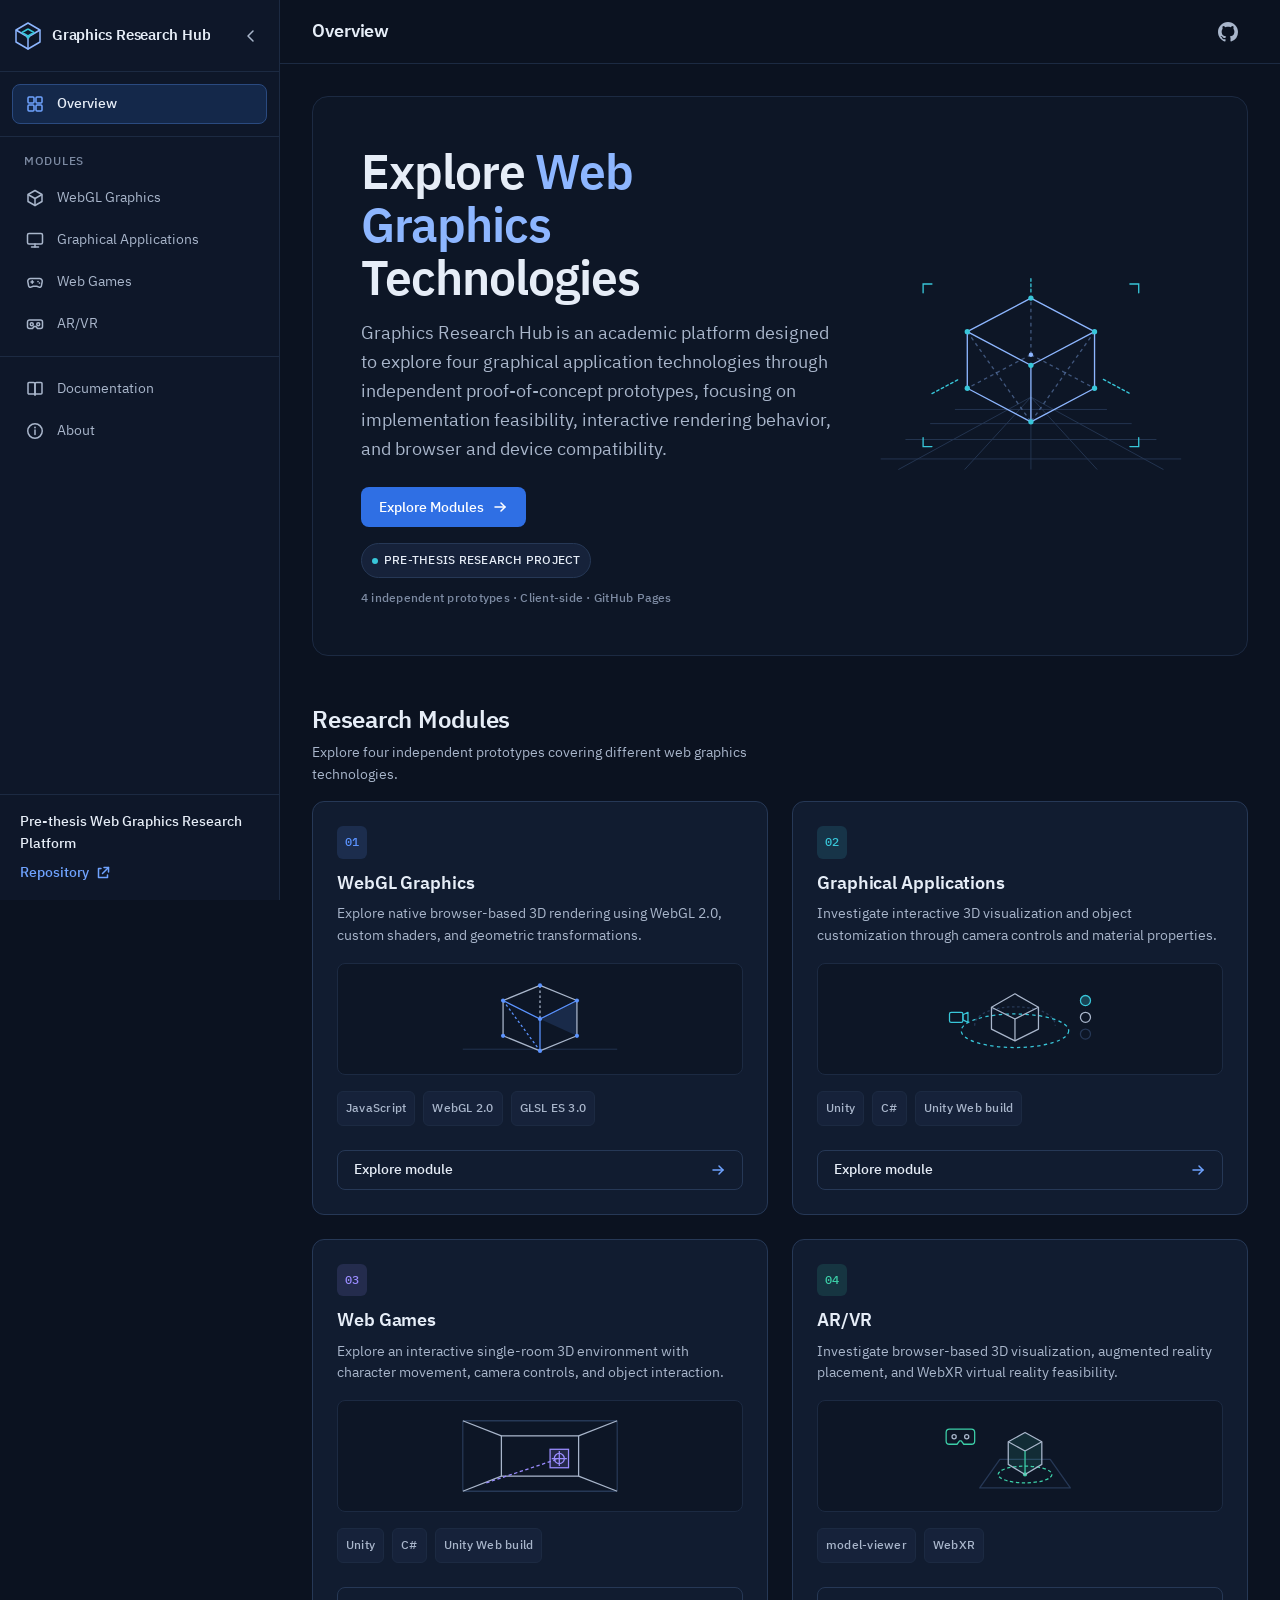
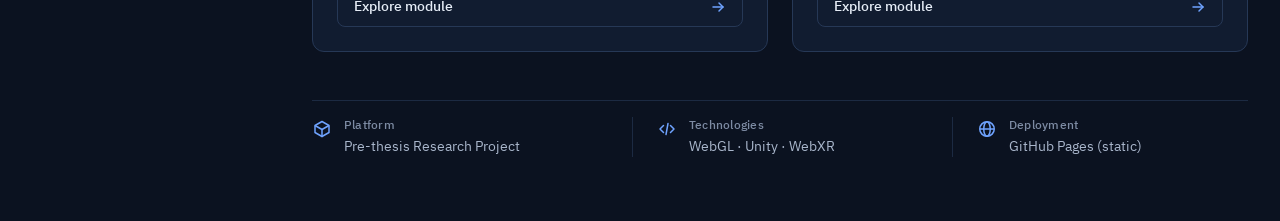
<file: index.html>
<!doctype html>
<html lang="en">
  <head>
    <meta charset="UTF-8" />
    <meta name="viewport" content="width=device-width, initial-scale=1.0" />
    <meta
      name="description"
      content="Graphics Research Hub — An Academic Platform for Exploring Web Graphics Technologies. Part of the Pre-thesis Web Graphics Research Platform."
    />
    <title>
      Graphics Research Hub — An Academic Platform for Exploring Web Graphics
      Technologies
    </title>
    <link
      rel="icon"
      type="image/svg+xml"
      href="data:image/svg+xml,%3Csvg xmlns='http://www.w3.org/2000/svg' viewBox='0 0 32 32' fill='none'%3E%3Crect width='32' height='32' rx='6' fill='%230B1220'/%3E%3Cpolygon points='16,4 27,10.5 27,21.5 16,28 5,21.5 5,10.5' stroke='%238DB6FF' stroke-width='2' stroke-linejoin='round'/%3E%3Cpolyline points='5,10.5 16,17 27,10.5' stroke='%2338C6D9' stroke-width='2' stroke-linejoin='round'/%3E%3Cline x1='16' y1='17' x2='16' y2='28' stroke='%2338C6D9' stroke-width='2' stroke-linecap='round'/%3E%3C/svg%3E"
    />
    <link rel="stylesheet" href="./css/fonts.css" />
    <link rel="stylesheet" href="./css/main.css" />
  </head>
  <body>
    <a class="skip-link" href="#main">Skip to content</a>

    <div class="app-shell">
      <!-- Off-canvas Drawer Scrim (Tablet / Mobile) -->
      <div
        class="sidebar-backdrop"
        id="sidebar-backdrop"
        hidden
        aria-hidden="true"
      ></div>

      <!-- Fixed Left Sidebar / Mobile Drawer -->
      <aside class="sidebar" id="sidebar" aria-label="Sidebar navigation">
        <div class="sidebar-header">
          <a
            href="#/"
            class="brand-link"
            aria-label="Graphics Research Hub Overview"
            title="Graphics Research Hub Overview"
          >
            <svg
              class="brand-mark"
              width="32"
              height="32"
              viewBox="0 0 32 32"
              fill="none"
              xmlns="http://www.w3.org/2000/svg"
              aria-hidden="true"
            >
              <!-- Outer isometric cube in Soft Blue -->
              <polygon
                points="16,3 28,10 28,22 16,29 4,22 4,10"
                stroke="#8DB6FF"
                stroke-width="1.5"
                stroke-linejoin="round"
              />
              <polyline
                points="4,10 16,17 28,10"
                stroke="#8DB6FF"
                stroke-width="1.5"
                stroke-linejoin="round"
              />
              <line
                x1="16"
                y1="17"
                x2="16"
                y2="29"
                stroke="#8DB6FF"
                stroke-width="1.5"
                stroke-linecap="round"
              />
              <!-- Inner coordinate axes / wireframe accents in Scan Cyan -->
              <polyline
                points="16,9 22,12.5 16,16 10,12.5 16,9"
                stroke="#38C6D9"
                stroke-width="1.5"
                stroke-linejoin="round"
              />
              <circle cx="16" cy="17" r="1.75" fill="#38C6D9" />
            </svg>
            <span class="brand-title">Graphics Research Hub</span>
          </a>

          <button
            type="button"
            class="button-icon sidebar-collapse-btn"
            id="sidebar-collapse-btn"
            aria-label="Collapse sidebar"
            aria-expanded="true"
            aria-controls="sidebar"
            title="Collapse sidebar"
          >
            <svg
              class="icon icon-collapse"
              width="20"
              height="20"
              viewBox="0 0 20 20"
              fill="none"
              xmlns="http://www.w3.org/2000/svg"
              aria-hidden="true"
            >
              <polyline
                points="12,5 7,10 12,15"
                stroke="currentColor"
                stroke-width="1.5"
                stroke-linecap="round"
                stroke-linejoin="round"
              />
            </svg>
            <svg
              class="icon icon-expand"
              width="20"
              height="20"
              viewBox="0 0 20 20"
              fill="none"
              xmlns="http://www.w3.org/2000/svg"
              aria-hidden="true"
              hidden
            >
              <polyline
                points="8,5 13,10 8,15"
                stroke="currentColor"
                stroke-width="1.5"
                stroke-linecap="round"
                stroke-linejoin="round"
              />
            </svg>
          </button>
          <button
            type="button"
            class="button-icon sidebar-close-btn"
            id="sidebar-close-btn"
            aria-label="Close navigation menu"
          >
            <svg
              class="icon"
              width="20"
              height="20"
              viewBox="0 0 20 20"
              fill="none"
              xmlns="http://www.w3.org/2000/svg"
              aria-hidden="true"
            >
              <line
                x1="5"
                y1="5"
                x2="15"
                y2="15"
                stroke="currentColor"
                stroke-width="1.5"
                stroke-linecap="round"
              />
              <line
                x1="15"
                y1="5"
                x2="5"
                y2="15"
                stroke="currentColor"
                stroke-width="1.5"
                stroke-linecap="round"
              />
            </svg>
          </button>
        </div>

        <nav class="sidebar-nav" aria-label="Primary">
          <!-- Group 1: Overview -->
          <div class="nav-group">
            <ul class="nav-list">
              <li>
                <a
                  href="#/"
                  class="nav-item is-active"
                  aria-current="page"
                  data-nav-route="#/"
                  title="Overview"
                >
                  <svg
                    class="nav-icon"
                    width="20"
                    height="20"
                    viewBox="0 0 20 20"
                    fill="none"
                    xmlns="http://www.w3.org/2000/svg"
                    aria-hidden="true"
                  >
                    <rect
                      x="3"
                      y="3"
                      width="6"
                      height="6"
                      rx="1"
                      stroke="currentColor"
                      stroke-width="1.5"
                    />
                    <rect
                      x="11"
                      y="3"
                      width="6"
                      height="6"
                      rx="1"
                      stroke="currentColor"
                      stroke-width="1.5"
                    />
                    <rect
                      x="3"
                      y="11"
                      width="6"
                      height="6"
                      rx="1"
                      stroke="currentColor"
                      stroke-width="1.5"
                    />
                    <rect
                      x="11"
                      y="11"
                      width="6"
                      height="6"
                      rx="1"
                      stroke="currentColor"
                      stroke-width="1.5"
                    />
                  </svg>
                  <span class="nav-label">Overview</span>
                </a>
              </li>
            </ul>
          </div>

          <hr class="sidebar-divider" />

          <!-- Group 2: Modules -->
          <div class="nav-group">
            <div class="nav-group-label" id="nav-group-modules">Modules</div>
            <ul class="nav-list" aria-labelledby="nav-group-modules">
              <li>
                <a
                  href="#/module1"
                  class="nav-item"
                  data-nav-route="#/module1"
                  title="WebGL Graphics"
                >
                  <svg
                    class="nav-icon"
                    width="20"
                    height="20"
                    viewBox="0 0 20 20"
                    fill="none"
                    xmlns="http://www.w3.org/2000/svg"
                    aria-hidden="true"
                  >
                    <polygon
                      points="10,2.5 17,6.5 17,13.5 10,17.5 3,13.5 3,6.5"
                      stroke="currentColor"
                      stroke-width="1.5"
                      stroke-linejoin="round"
                    />
                    <polyline
                      points="3,6.5 10,10.5 17,6.5"
                      stroke="currentColor"
                      stroke-width="1.5"
                      stroke-linejoin="round"
                    />
                    <line
                      x1="10"
                      y1="10.5"
                      x2="10"
                      y2="17.5"
                      stroke="currentColor"
                      stroke-width="1.5"
                      stroke-linecap="round"
                    />
                  </svg>
                  <span class="nav-label">WebGL Graphics</span>
                </a>
              </li>
              <li>
                <a
                  href="#/module2"
                  class="nav-item"
                  data-nav-route="#/module2"
                  title="Graphical Applications"
                >
                  <svg
                    class="nav-icon"
                    width="20"
                    height="20"
                    viewBox="0 0 20 20"
                    fill="none"
                    xmlns="http://www.w3.org/2000/svg"
                    aria-hidden="true"
                  >
                    <rect
                      x="2.5"
                      y="3.5"
                      width="15"
                      height="10.5"
                      rx="1.5"
                      stroke="currentColor"
                      stroke-width="1.5"
                    />
                    <line
                      x1="6.5"
                      y1="17"
                      x2="13.5"
                      y2="17"
                      stroke="currentColor"
                      stroke-width="1.5"
                      stroke-linecap="round"
                    />
                    <line
                      x1="10"
                      y1="14"
                      x2="10"
                      y2="17"
                      stroke="currentColor"
                      stroke-width="1.5"
                      stroke-linecap="round"
                    />
                  </svg>
                  <span class="nav-label">Graphical Applications</span>
                </a>
              </li>
              <li>
                <a
                  href="#/module3"
                  class="nav-item"
                  data-nav-route="#/module3"
                  title="Web Games"
                >
                  <svg
                    class="nav-icon"
                    width="20"
                    height="20"
                    viewBox="0 0 20 20"
                    fill="none"
                    xmlns="http://www.w3.org/2000/svg"
                    aria-hidden="true"
                  >
                    <path
                      d="M5.5 6.5H14.5C16.2 6.5 17.5 7.9 17.2 9.6L16.4 13.8C16.2 14.9 15.1 15.5 14 15.1L11.8 14.2H8.2L6 15.1C4.9 15.5 3.8 14.9 3.6 13.8L2.8 9.6C2.5 7.9 3.8 6.5 5.5 6.5Z"
                      stroke="currentColor"
                      stroke-width="1.5"
                      stroke-linejoin="round"
                    />
                    <line
                      x1="6"
                      y1="10"
                      x2="8.5"
                      y2="10"
                      stroke="currentColor"
                      stroke-width="1.5"
                      stroke-linecap="round"
                    />
                    <line
                      x1="7.25"
                      y1="8.75"
                      x2="7.25"
                      y2="11.25"
                      stroke="currentColor"
                      stroke-width="1.5"
                      stroke-linecap="round"
                    />
                    <circle cx="13" cy="9.5" r="0.85" fill="currentColor" />
                    <circle cx="14.5" cy="11" r="0.85" fill="currentColor" />
                  </svg>
                  <span class="nav-label">Web Games</span>
                </a>
              </li>
              <li>
                <a
                  href="#/module4"
                  class="nav-item"
                  data-nav-route="#/module4"
                  title="AR/VR"
                >
                  <svg
                    class="nav-icon"
                    width="20"
                    height="20"
                    viewBox="0 0 20 20"
                    fill="none"
                    xmlns="http://www.w3.org/2000/svg"
                    aria-hidden="true"
                  >
                    <path
                      d="M2.5 8C2.5 6.9 3.4 6 4.5 6H15.5C16.6 6 17.5 6.9 17.5 8V12.5C17.5 13.6 16.6 14.5 15.5 14.5H12.5L11 12.5H9L7.5 14.5H4.5C3.4 14.5 2.5 13.6 2.5 12.5V8Z"
                      stroke="currentColor"
                      stroke-width="1.5"
                      stroke-linejoin="round"
                    />
                    <circle
                      cx="6.75"
                      cy="10.25"
                      r="1.5"
                      stroke="currentColor"
                      stroke-width="1.5"
                    />
                    <circle
                      cx="13.25"
                      cy="10.25"
                      r="1.5"
                      stroke="currentColor"
                      stroke-width="1.5"
                    />
                  </svg>
                  <span class="nav-label">AR/VR</span>
                </a>
              </li>
            </ul>
          </div>

          <hr class="sidebar-divider" />

          <!-- Group 3: Documentation & About -->
          <div class="nav-group">
            <ul
              class="nav-list"
              aria-label="Platform documentation and details"
            >
              <li>
                <a
                  href="#/docs"
                  class="nav-item"
                  data-nav-route="#/docs"
                  title="Documentation"
                >
                  <svg
                    class="nav-icon"
                    width="20"
                    height="20"
                    viewBox="0 0 20 20"
                    fill="none"
                    xmlns="http://www.w3.org/2000/svg"
                    aria-hidden="true"
                  >
                    <path
                      d="M3 4.5C3 3.95 3.45 3.5 4 3.5H8.5C9.33 3.5 10 4.17 10 5V16C10 15.45 9.55 15 9 15H4C3.45 15 3 14.55 3 14V4.5Z"
                      stroke="currentColor"
                      stroke-width="1.5"
                      stroke-linejoin="round"
                    />
                    <path
                      d="M17 4.5C17 3.95 16.55 3.5 16 3.5H11.5C10.67 3.5 10 4.17 10 5V16C10 15.45 10.45 15 11 15H16C16.55 15 17 14.55 17 14V4.5Z"
                      stroke="currentColor"
                      stroke-width="1.5"
                      stroke-linejoin="round"
                    />
                  </svg>
                  <span class="nav-label">Documentation</span>
                </a>
              </li>
              <li>
                <a
                  href="#/about"
                  class="nav-item"
                  data-nav-route="#/about"
                  title="About"
                >
                  <svg
                    class="nav-icon"
                    width="20"
                    height="20"
                    viewBox="0 0 20 20"
                    fill="none"
                    xmlns="http://www.w3.org/2000/svg"
                    aria-hidden="true"
                  >
                    <circle
                      cx="10"
                      cy="10"
                      r="7.25"
                      stroke="currentColor"
                      stroke-width="1.5"
                    />
                    <line
                      x1="10"
                      y1="9"
                      x2="10"
                      y2="13.5"
                      stroke="currentColor"
                      stroke-width="1.5"
                      stroke-linecap="round"
                    />
                    <circle cx="10" cy="6.5" r="0.9" fill="currentColor" />
                  </svg>
                  <span class="nav-label">About</span>
                </a>
              </li>
            </ul>
          </div>
        </nav>

        <!-- Pinned Project Information Block -->
        <div class="sidebar-footer">
          <div class="project-info-title">
            Pre-thesis Web Graphics Research Platform
          </div>
          <a
            href="https://github.com/enemkayy/prethesis-web-graphics-research"
            class="project-repo-link"
            title="GitHub Repository"
            target="_blank"
            rel="noopener noreferrer"
          >
            <span>Repository</span>
            <svg
              class="icon-inline"
              width="16"
              height="16"
              viewBox="0 0 16 16"
              fill="none"
              xmlns="http://www.w3.org/2000/svg"
              aria-hidden="true"
            >
              <path
                d="M6 3.5H3.5V12.5H12.5V10"
                stroke="currentColor"
                stroke-width="1.5"
                stroke-linecap="round"
                stroke-linejoin="round"
              />
              <polyline
                points="9,2.5 13.5,2.5 13.5,7"
                stroke="currentColor"
                stroke-width="1.5"
                stroke-linecap="round"
                stroke-linejoin="round"
              />
              <line
                x1="13.5"
                y1="2.5"
                x2="7.5"
                y2="8.5"
                stroke="currentColor"
                stroke-width="1.5"
                stroke-linecap="round"
              />
            </svg>
          </a>
        </div>
      </aside>

      <!-- Main Column: Sticky Header + Main Content Container -->
      <div class="shell-column">
        <header class="top-header">
          <div class="header-left">
            <button
              type="button"
              class="button-icon menu-toggle-btn"
              id="menu-toggle-btn"
              aria-label="Open navigation menu"
              aria-expanded="false"
              aria-controls="sidebar"
            >
              <svg
                class="icon"
                width="20"
                height="20"
                viewBox="0 0 20 20"
                fill="none"
                xmlns="http://www.w3.org/2000/svg"
                aria-hidden="true"
              >
                <line
                  x1="3"
                  y1="5.5"
                  x2="17"
                  y2="5.5"
                  stroke="currentColor"
                  stroke-width="1.5"
                  stroke-linecap="round"
                />
                <line
                  x1="3"
                  y1="10"
                  x2="17"
                  y2="10"
                  stroke="currentColor"
                  stroke-width="1.5"
                  stroke-linecap="round"
                />
                <line
                  x1="3"
                  y1="14.5"
                  x2="17"
                  y2="14.5"
                  stroke="currentColor"
                  stroke-width="1.5"
                  stroke-linecap="round"
                />
              </svg>
            </button>

            <!-- Page Title & Breadcrumb Placeholders -->
            <nav class="header-location" aria-label="Breadcrumb">
              <span
                class="header-page-title"
                id="header-page-title"
                aria-current="page"
              >
                Overview
              </span>
              <ol class="breadcrumb-list" id="header-breadcrumb" hidden>
                <li class="breadcrumb-item">
                  <a href="#/" class="breadcrumb-link">Overview</a>
                </li>
                <li class="breadcrumb-separator" aria-hidden="true">/</li>
                <li class="breadcrumb-item">
                  <span
                    class="breadcrumb-current"
                    id="breadcrumb-current"
                    aria-current="page"
                  >
                    WebGL Graphics
                  </span>
                </li>
              </ol>
            </nav>
          </div>

          <div class="header-right">
            <a
              href="https://github.com/enemkayy/prethesis-web-graphics-research"
              class="button-icon"
              aria-label="View source on GitHub"
              target="_blank"
              rel="noopener noreferrer"
            >
              <svg
                class="icon"
                width="20"
                height="20"
                viewBox="0 0 16 16"
                fill="currentColor"
                xmlns="http://www.w3.org/2000/svg"
                aria-hidden="true"
              >
                <path
                  d="M8 0C3.58 0 0 3.58 0 8c0 3.54 2.29 6.53 5.47 7.59.4.07.55-.17.55-.38 0-.19-.01-.82-.01-1.49-2.01.37-2.53-.49-2.69-.94-.09-.23-.48-.94-.82-1.13-.28-.15-.68-.52-.01-.53.63-.01 1.08.58 1.23.82.72 1.21 1.87.87 2.33.66.07-.52.28-.87.51-1.07-1.78-.2-3.64-.89-3.64-3.95 0-.87.31-1.59.82-2.15-.08-.2-.36-1.02.08-2.12 0 0 .67-.21 2.2.82.64-.18 1.32-.27 2-.27s1.36.09 2 .27c1.53-1.04 2.2-.82 2.2-.82.44 1.1.16 1.92.08 2.12.51.56.82 1.27.82 2.15 0 3.07-1.87 3.75-3.65 3.95.29.25.54.73.54 1.48 0 1.07-.01 1.93-.01 2.2 0 .21.15.46.55.38A8.01 8.01 0 0 0 16 8c0-4.42-3.58-8-8-8"
                />
              </svg>
            </a>
          </div>
        </header>

        <main id="main" class="main-content" tabindex="-1">
          <div class="content-container" id="portal-content">
            <!-- Overview Dashboard View -->
            <div class="overview-view" id="overview-view">
              <!-- 1. Welcome Hero Section -->
              <section class="hero-panel" aria-labelledby="hero-heading">
                <div class="hero-content">
                  <h1 class="hero-title" id="hero-heading">
                    Explore
                    <span class="hero-title-accent">Web Graphics</span>
                    Technologies
                  </h1>
                  <p class="hero-description">
                    Graphics Research Hub is an academic platform designed to
                    explore four graphical application technologies through
                    independent proof-of-concept prototypes, focusing on
                    implementation feasibility, interactive rendering behavior,
                    and browser and device compatibility.
                  </p>
                  <div class="hero-actions">
                    <a href="#modules" class="button-primary">
                      <span>Explore Modules</span>
                      <svg
                        class="button-arrow"
                        width="16"
                        height="16"
                        viewBox="0 0 16 16"
                        fill="none"
                        xmlns="http://www.w3.org/2000/svg"
                        aria-hidden="true"
                      >
                        <line
                          x1="3"
                          y1="8"
                          x2="13"
                          y2="8"
                          stroke="currentColor"
                          stroke-width="1.5"
                          stroke-linecap="round"
                        />
                        <polyline
                          points="9,4 13,8 9,12"
                          stroke="currentColor"
                          stroke-width="1.5"
                          stroke-linecap="round"
                          stroke-linejoin="round"
                        />
                      </svg>
                    </a>
                  </div>
                  <div class="hero-meta">
                    <span class="status-chip">
                      <span class="status-chip-dot" aria-hidden="true"></span>
                      <span>PRE-THESIS RESEARCH PROJECT</span>
                    </span>
                    <span class="hero-meta-facts">
                      4 independent prototypes · Client-side · GitHub Pages
                    </span>
                  </div>
                </div>

                <!-- Technical Wireframe Cube & Perspective Grid Illustration -->
                <div class="hero-visual" aria-hidden="true">
                  <svg
                    class="hero-svg"
                    viewBox="0 0 380 260"
                    fill="none"
                    xmlns="http://www.w3.org/2000/svg"
                  >
                    <!-- Perspective Ground Calibration Grid -->
                    <g stroke="#263856" stroke-width="1">
                      <line x1="20" y1="224" x2="360" y2="224" />
                      <line x1="48" y1="202" x2="332" y2="202" />
                      <line x1="76" y1="184" x2="304" y2="184" />
                      <line x1="104" y1="168" x2="276" y2="168" />
                      <line x1="190" y1="154" x2="40" y2="236" />
                      <line x1="190" y1="154" x2="115" y2="236" />
                      <line x1="190" y1="154" x2="190" y2="236" />
                      <line x1="190" y1="154" x2="265" y2="236" />
                      <line x1="190" y1="154" x2="340" y2="236" />
                    </g>

                    <!-- Coordinate Projection Axes & Reticle Ticks (Scan Cyan) -->
                    <g
                      stroke="#38C6D9"
                      stroke-width="1.5"
                      stroke-linecap="round"
                    >
                      <!-- Vertical Y axis projection -->
                      <line
                        x1="190"
                        y1="20"
                        x2="190"
                        y2="38"
                        stroke-dasharray="3 3"
                      />
                      <!-- X and Z axis reference ticks -->
                      <line
                        x1="78"
                        y1="150"
                        x2="108"
                        y2="134"
                        stroke-dasharray="3 3"
                      />
                      <line
                        x1="272"
                        y1="134"
                        x2="302"
                        y2="150"
                        stroke-dasharray="3 3"
                      />
                      <!-- Calibration corner brackets -->
                      <polyline points="68,36 68,26 78,26" />
                      <polyline points="312,36 312,26 302,26" />
                      <polyline points="68,200 68,210 78,210" />
                      <polyline points="312,200 312,210 302,210" />
                    </g>

                    <!-- Hidden Back Edges of Two-Point Perspective Cube -->
                    <g
                      stroke="#8DB6FF"
                      stroke-opacity="0.4"
                      stroke-width="1.5"
                      stroke-dasharray="4 4"
                    >
                      <line x1="190" y1="106" x2="190" y2="42" />
                      <line x1="190" y1="106" x2="118" y2="144" />
                      <line x1="190" y1="106" x2="262" y2="144" />
                      <!-- Inner diagonal tessellation -->
                      <line x1="118" y1="80" x2="190" y2="182" />
                      <line x1="262" y1="80" x2="190" y2="182" />
                    </g>

                    <!-- Primary Wireframe Cube Edges (One-time draw-in animation) -->
                    <g
                      class="hero-wireframe-edges"
                      stroke="#8DB6FF"
                      stroke-width="1.5"
                      stroke-linejoin="round"
                      stroke-linecap="round"
                    >
                      <polygon
                        points="190,42 262,80 262,144 190,182 118,144 118,80"
                      />
                      <polyline points="118,80 190,118 262,80" />
                      <line x1="190" y1="118" x2="190" y2="182" />
                    </g>

                    <!-- Vertex Dots -->
                    <g fill="#38C6D9">
                      <circle cx="190" cy="42" r="3" />
                      <circle cx="262" cy="80" r="3" />
                      <circle cx="262" cy="144" r="3" />
                      <circle cx="190" cy="182" r="3" />
                      <circle cx="118" cy="144" r="3" />
                      <circle cx="118" cy="80" r="3" />
                      <circle cx="190" cy="118" r="3" />
                    </g>
                    <circle cx="190" cy="106" r="2.5" fill="#8DB6FF" />
                  </svg>
                </div>
              </section>

              <!-- 2. Four Module Cards Section -->
              <section
                class="modules-section"
                id="modules"
                aria-labelledby="modules-heading"
              >
                <div class="section-header">
                  <h2 class="section-title" id="modules-heading">
                    Research Modules
                  </h2>
                  <p class="section-subtitle">
                    Explore four independent prototypes covering different web
                    graphics technologies.
                  </p>
                </div>

                <div class="module-grid">
                  <!-- Module 01: WebGL Graphics -->
                  <article class="card-module" data-module="01">
                    <div class="card-top">
                      <span class="card-badge">01</span>
                      <h3 class="card-title">WebGL Graphics</h3>
                      <p class="card-description">
                        Explore native browser-based 3D rendering using WebGL
                        2.0, custom shaders, and geometric transformations.
                      </p>
                    </div>

                    <div class="card-visual" aria-hidden="true">
                      <svg
                        class="card-svg"
                        viewBox="0 0 240 112"
                        fill="none"
                        xmlns="http://www.w3.org/2000/svg"
                      >
                        <!-- Coordinate axes reference -->
                        <line
                          x1="28"
                          y1="92"
                          x2="212"
                          y2="92"
                          stroke="#263856"
                          stroke-width="1"
                        />
                        <!-- Shaded rasterized triangle face -->
                        <polygon
                          points="120,56 164,34 164,76"
                          fill="#5B93FF"
                          fill-opacity="0.16"
                        />
                        <!-- Triangle-mesh cube wireframe -->
                        <polygon
                          points="120,16 164,34 164,76 120,94 76,76 76,34"
                          stroke="#A9B6CB"
                          stroke-width="1.5"
                          stroke-linejoin="round"
                        />
                        <polyline
                          points="76,34 120,56 164,34"
                          stroke="#5B93FF"
                          stroke-width="1.5"
                          stroke-linejoin="round"
                        />
                        <line
                          x1="120"
                          y1="56"
                          x2="120"
                          y2="94"
                          stroke="#5B93FF"
                          stroke-width="1.5"
                          stroke-linecap="round"
                        />
                        <!-- Mesh triangulation diagonals -->
                        <line
                          x1="76"
                          y1="34"
                          x2="120"
                          y2="94"
                          stroke="#5B93FF"
                          stroke-width="1.5"
                          stroke-dasharray="3 3"
                        />
                        <line
                          x1="120"
                          y1="16"
                          x2="120"
                          y2="56"
                          stroke="#A9B6CB"
                          stroke-width="1.5"
                          stroke-dasharray="3 3"
                        />
                        <!-- Vertex points -->
                        <g fill="#5B93FF">
                          <circle cx="120" cy="16" r="2.5" />
                          <circle cx="164" cy="34" r="2.5" />
                          <circle cx="164" cy="76" r="2.5" />
                          <circle cx="120" cy="94" r="2.5" />
                          <circle cx="76" cy="76" r="2.5" />
                          <circle cx="76" cy="34" r="2.5" />
                          <circle cx="120" cy="56" r="2.5" />
                        </g>
                      </svg>
                    </div>

                    <ul
                      class="card-tags"
                      aria-label="WebGL Graphics technologies"
                    >
                      <li class="tag">JavaScript</li>
                      <li class="tag">WebGL 2.0</li>
                      <li class="tag">GLSL ES 3.0</li>
                    </ul>

                    <div class="card-action-row">
                      <a href="#/module1" class="card-action-link">
                        <span>Explore module</span>
                        <span class="sr-only"> — WebGL Graphics</span>
                        <svg
                          class="card-action-arrow"
                          width="16"
                          height="16"
                          viewBox="0 0 16 16"
                          fill="none"
                          xmlns="http://www.w3.org/2000/svg"
                          aria-hidden="true"
                        >
                          <line
                            x1="3"
                            y1="8"
                            x2="13"
                            y2="8"
                            stroke="currentColor"
                            stroke-width="1.5"
                            stroke-linecap="round"
                          />
                          <polyline
                            points="9,4 13,8 9,12"
                            stroke="currentColor"
                            stroke-width="1.5"
                            stroke-linecap="round"
                            stroke-linejoin="round"
                          />
                        </svg>
                      </a>
                    </div>
                  </article>

                  <!-- Module 02: Graphical Applications -->
                  <article class="card-module" data-module="02">
                    <div class="card-top">
                      <span class="card-badge">02</span>
                      <h3 class="card-title">Graphical Applications</h3>
                      <p class="card-description">
                        Investigate interactive 3D visualization and object
                        customization through camera controls and material
                        properties.
                      </p>
                    </div>

                    <div class="card-visual" aria-hidden="true">
                      <svg
                        class="card-svg"
                        viewBox="0 0 240 112"
                        fill="none"
                        xmlns="http://www.w3.org/2000/svg"
                      >
                        <!-- Orbit turntable ellipse (dashed) -->
                        <ellipse
                          cx="114"
                          cy="70"
                          rx="64"
                          ry="20"
                          stroke="#38C6D9"
                          stroke-width="1.5"
                          stroke-dasharray="4 4"
                        />
                        <!-- Elevation orbit arc -->
                        <path
                          d="M66 64C66 34 162 34 162 64"
                          stroke="#263856"
                          stroke-width="1.5"
                          stroke-dasharray="3 3"
                        />
                        <!-- Central 3D object on turntable -->
                        <polygon
                          points="114,26 142,42 142,68 114,82 86,68 86,42"
                          stroke="#A9B6CB"
                          stroke-width="1.5"
                          stroke-linejoin="round"
                        />
                        <polyline
                          points="86,42 114,56 142,42"
                          stroke="#A9B6CB"
                          stroke-width="1.5"
                          stroke-linejoin="round"
                        />
                        <line
                          x1="114"
                          y1="56"
                          x2="114"
                          y2="82"
                          stroke="#A9B6CB"
                          stroke-width="1.5"
                        />
                        <!-- Orbit camera glyph on left arc -->
                        <rect
                          x="36"
                          y="48"
                          width="16"
                          height="12"
                          rx="2"
                          stroke="#38C6D9"
                          stroke-width="1.5"
                        />
                        <polygon
                          points="52,51 58,48 58,60 52,57"
                          stroke="#38C6D9"
                          stroke-width="1.5"
                          stroke-linejoin="round"
                        />
                        <!-- Three PBR material swatch circles -->
                        <circle
                          cx="198"
                          cy="34"
                          r="6"
                          fill="#38C6D9"
                          fill-opacity="0.25"
                          stroke="#38C6D9"
                          stroke-width="1.5"
                        />
                        <circle
                          cx="198"
                          cy="54"
                          r="6"
                          stroke="#A9B6CB"
                          stroke-width="1.5"
                        />
                        <circle
                          cx="198"
                          cy="74"
                          r="6"
                          stroke="#263856"
                          stroke-width="1.5"
                        />
                      </svg>
                    </div>

                    <ul
                      class="card-tags"
                      aria-label="Graphical Applications technologies"
                    >
                      <li class="tag">Unity</li>
                      <li class="tag">C#</li>
                      <li class="tag">Unity Web build</li>
                    </ul>

                    <div class="card-action-row">
                      <a href="#/module2" class="card-action-link">
                        <span>Explore module</span>
                        <span class="sr-only"> — Graphical Applications</span>
                        <svg
                          class="card-action-arrow"
                          width="16"
                          height="16"
                          viewBox="0 0 16 16"
                          fill="none"
                          xmlns="http://www.w3.org/2000/svg"
                          aria-hidden="true"
                        >
                          <line
                            x1="3"
                            y1="8"
                            x2="13"
                            y2="8"
                            stroke="currentColor"
                            stroke-width="1.5"
                            stroke-linecap="round"
                          />
                          <polyline
                            points="9,4 13,8 9,12"
                            stroke="currentColor"
                            stroke-width="1.5"
                            stroke-linecap="round"
                            stroke-linejoin="round"
                          />
                        </svg>
                      </a>
                    </div>
                  </article>

                  <!-- Module 03: Web Games -->
                  <article class="card-module" data-module="03">
                    <div class="card-top">
                      <span class="card-badge">03</span>
                      <h3 class="card-title">Web Games</h3>
                      <p class="card-description">
                        Explore an interactive single-room 3D environment with
                        character movement, camera controls, and object
                        interaction.
                      </p>
                    </div>

                    <div class="card-visual" aria-hidden="true">
                      <svg
                        class="card-svg"
                        viewBox="0 0 240 112"
                        fill="none"
                        xmlns="http://www.w3.org/2000/svg"
                      >
                        <!-- One-point perspective room BoxCollider walls -->
                        <rect
                          x="28"
                          y="14"
                          width="184"
                          height="84"
                          rx="3"
                          stroke="#263856"
                          stroke-width="1.5"
                        />
                        <rect
                          x="74"
                          y="32"
                          width="92"
                          height="48"
                          stroke="#A9B6CB"
                          stroke-width="1.5"
                        />
                        <line
                          x1="28"
                          y1="14"
                          x2="74"
                          y2="32"
                          stroke="#A9B6CB"
                          stroke-width="1.5"
                        />
                        <line
                          x1="212"
                          y1="14"
                          x2="166"
                          y2="32"
                          stroke="#A9B6CB"
                          stroke-width="1.5"
                        />
                        <line
                          x1="28"
                          y1="98"
                          x2="74"
                          y2="80"
                          stroke="#A9B6CB"
                          stroke-width="1.5"
                        />
                        <line
                          x1="212"
                          y1="98"
                          x2="166"
                          y2="80"
                          stroke="#A9B6CB"
                          stroke-width="1.5"
                        />
                        <!-- Interactive target object inside room -->
                        <rect
                          x="132"
                          y="48"
                          width="22"
                          height="22"
                          fill="#9A8CFF"
                          fill-opacity="0.16"
                          stroke="#9A8CFF"
                          stroke-width="1.5"
                        />
                        <!-- Physics.Raycast() line from player origin to target -->
                        <line
                          x1="56"
                          y1="88"
                          x2="143"
                          y2="59"
                          stroke="#9A8CFF"
                          stroke-width="1.5"
                          stroke-dasharray="4 3"
                        />
                        <!-- Crosshair reticle at raycast hit point -->
                        <circle
                          cx="143"
                          cy="59"
                          r="6"
                          stroke="#9A8CFF"
                          stroke-width="1.5"
                        />
                        <line
                          x1="134"
                          y1="59"
                          x2="152"
                          y2="59"
                          stroke="#9A8CFF"
                          stroke-width="1.5"
                        />
                        <line
                          x1="143"
                          y1="50"
                          x2="143"
                          y2="68"
                          stroke="#9A8CFF"
                          stroke-width="1.5"
                        />
                      </svg>
                    </div>

                    <ul class="card-tags" aria-label="Web Games technologies">
                      <li class="tag">Unity</li>
                      <li class="tag">C#</li>
                      <li class="tag">Unity Web build</li>
                    </ul>

                    <div class="card-action-row">
                      <a href="#/module3" class="card-action-link">
                        <span>Explore module</span>
                        <span class="sr-only"> — Web Games</span>
                        <svg
                          class="card-action-arrow"
                          width="16"
                          height="16"
                          viewBox="0 0 16 16"
                          fill="none"
                          xmlns="http://www.w3.org/2000/svg"
                          aria-hidden="true"
                        >
                          <line
                            x1="3"
                            y1="8"
                            x2="13"
                            y2="8"
                            stroke="currentColor"
                            stroke-width="1.5"
                            stroke-linecap="round"
                          />
                          <polyline
                            points="9,4 13,8 9,12"
                            stroke="currentColor"
                            stroke-width="1.5"
                            stroke-linecap="round"
                            stroke-linejoin="round"
                          />
                        </svg>
                      </a>
                    </div>
                  </article>

                  <!-- Module 04: AR/VR -->
                  <article class="card-module" data-module="04">
                    <div class="card-top">
                      <span class="card-badge">04</span>
                      <h3 class="card-title">AR/VR</h3>
                      <p class="card-description">
                        Investigate browser-based 3D visualization, augmented
                        reality placement, and WebXR virtual reality
                        feasibility.
                      </p>
                    </div>

                    <div class="card-visual" aria-hidden="true">
                      <svg
                        class="card-svg"
                        viewBox="0 0 240 112"
                        fill="none"
                        xmlns="http://www.w3.org/2000/svg"
                      >
                        <!-- 1:1 Ground plane perspective quad -->
                        <polygon
                          points="96,60 156,60 180,94 72,94"
                          stroke="#263856"
                          stroke-width="1.5"
                          stroke-linejoin="round"
                        />
                        <!-- Spatial AR placement reticle on ground plane -->
                        <ellipse
                          cx="126"
                          cy="78"
                          rx="32"
                          ry="10"
                          stroke="#3CCFA8"
                          stroke-width="1.5"
                          stroke-dasharray="4 3"
                        />
                        <circle cx="126" cy="78" r="2.5" fill="#3CCFA8" />
                        <!-- 3D model standing inside placement reticle -->
                        <polygon
                          points="126,28 146,39 146,66 126,78 106,66 106,39"
                          fill="#3CCFA8"
                          fill-opacity="0.12"
                          stroke="#A9B6CB"
                          stroke-width="1.5"
                          stroke-linejoin="round"
                        />
                        <polyline
                          points="106,39 126,50 146,39"
                          stroke="#A9B6CB"
                          stroke-width="1.5"
                          stroke-linejoin="round"
                        />
                        <line
                          x1="126"
                          y1="50"
                          x2="126"
                          y2="78"
                          stroke="#3CCFA8"
                          stroke-width="1.5"
                        />
                        <!-- WebXR VR headset outline badge in upper-left -->
                        <path
                          d="M32 28C32 25.8 33.8 24 36 24H62C64.2 24 66 25.8 66 28V38C66 40.2 64.2 42 62 42H53L50 38H48L45 42H36C33.8 42 32 40.2 32 38V28Z"
                          stroke="#3CCFA8"
                          stroke-width="1.5"
                          stroke-linejoin="round"
                        />
                        <circle
                          cx="41.5"
                          cy="33"
                          r="2.5"
                          stroke="#A9B6CB"
                          stroke-width="1.5"
                        />
                        <circle
                          cx="56.5"
                          cy="33"
                          r="2.5"
                          stroke="#A9B6CB"
                          stroke-width="1.5"
                        />
                      </svg>
                    </div>

                    <ul class="card-tags" aria-label="AR/VR technologies">
                      <li class="tag">model-viewer</li>
                      <li class="tag">WebXR</li>
                    </ul>

                    <div class="card-action-row">
                      <a href="#/module4" class="card-action-link">
                        <span>Explore module</span>
                        <span class="sr-only"> — AR/VR</span>
                        <svg
                          class="card-action-arrow"
                          width="16"
                          height="16"
                          viewBox="0 0 16 16"
                          fill="none"
                          xmlns="http://www.w3.org/2000/svg"
                          aria-hidden="true"
                        >
                          <line
                            x1="3"
                            y1="8"
                            x2="13"
                            y2="8"
                            stroke="currentColor"
                            stroke-width="1.5"
                            stroke-linecap="round"
                          />
                          <polyline
                            points="9,4 13,8 9,12"
                            stroke="currentColor"
                            stroke-width="1.5"
                            stroke-linecap="round"
                            stroke-linejoin="round"
                          />
                        </svg>
                      </a>
                    </div>
                  </article>
                </div>
              </section>

              <!-- 3. Project Footer -->
              <footer class="portal-footer" aria-label="Project metadata">
                <dl class="footer-groups">
                  <div class="footer-group">
                    <svg
                      class="footer-icon"
                      width="20"
                      height="20"
                      viewBox="0 0 20 20"
                      fill="none"
                      xmlns="http://www.w3.org/2000/svg"
                      aria-hidden="true"
                    >
                      <polygon
                        points="10,2.5 17,6.5 17,13.5 10,17.5 3,13.5 3,6.5"
                        stroke="currentColor"
                        stroke-width="1.5"
                        stroke-linejoin="round"
                      />
                      <polyline
                        points="3,6.5 10,10.5 17,6.5"
                        stroke="currentColor"
                        stroke-width="1.5"
                        stroke-linejoin="round"
                      />
                      <line
                        x1="10"
                        y1="10.5"
                        x2="10"
                        y2="17.5"
                        stroke="currentColor"
                        stroke-width="1.5"
                        stroke-linecap="round"
                      />
                    </svg>
                    <div class="footer-group-text">
                      <dt class="footer-label">Platform</dt>
                      <dd class="footer-value">Pre-thesis Research Project</dd>
                    </div>
                  </div>

                  <div class="footer-group">
                    <svg
                      class="footer-icon"
                      width="20"
                      height="20"
                      viewBox="0 0 20 20"
                      fill="none"
                      xmlns="http://www.w3.org/2000/svg"
                      aria-hidden="true"
                    >
                      <polyline
                        points="6.5,6.5 3,10 6.5,13.5"
                        stroke="currentColor"
                        stroke-width="1.5"
                        stroke-linecap="round"
                        stroke-linejoin="round"
                      />
                      <polyline
                        points="13.5,6.5 17,10 13.5,13.5"
                        stroke="currentColor"
                        stroke-width="1.5"
                        stroke-linecap="round"
                        stroke-linejoin="round"
                      />
                      <line
                        x1="11"
                        y1="4.5"
                        x2="9"
                        y2="15.5"
                        stroke="currentColor"
                        stroke-width="1.5"
                        stroke-linecap="round"
                      />
                    </svg>
                    <div class="footer-group-text">
                      <dt class="footer-label">Technologies</dt>
                      <dd class="footer-value">WebGL · Unity · WebXR</dd>
                    </div>
                  </div>

                  <div class="footer-group">
                    <svg
                      class="footer-icon"
                      width="20"
                      height="20"
                      viewBox="0 0 20 20"
                      fill="none"
                      xmlns="http://www.w3.org/2000/svg"
                      aria-hidden="true"
                    >
                      <circle
                        cx="10"
                        cy="10"
                        r="7.25"
                        stroke="currentColor"
                        stroke-width="1.5"
                      />
                      <ellipse
                        cx="10"
                        cy="10"
                        rx="3.25"
                        ry="7.25"
                        stroke="currentColor"
                        stroke-width="1.5"
                      />
                      <line
                        x1="3"
                        y1="10"
                        x2="17"
                        y2="10"
                        stroke="currentColor"
                        stroke-width="1.5"
                      />
                    </svg>
                    <div class="footer-group-text">
                      <dt class="footer-label">Deployment</dt>
                      <dd class="footer-value">GitHub Pages (static)</dd>
                    </div>
                  </div>
                </dl>
              </footer>
            </div>

            <!-- Shared Module View: reused across #/module1 through #/module4 -->
            <section
              class="module-view"
              id="module-view"
              data-module="01"
              aria-labelledby="module-view-title"
              hidden
            >
              <div class="module-view-header">
                <div class="module-view-heading-group">
                  <h1 class="module-view-title" id="module-view-title">
                    WebGL Graphics
                  </h1>
                  <p
                    class="module-view-description"
                    id="module-view-description"
                  >
                    Explore native browser-based 3D rendering using WebGL 2.0,
                    custom shaders, and geometric transformations.
                  </p>
                  <div class="module-view-meta">
                    <span class="card-badge" id="module-view-badge">01</span>
                    <ul
                      class="card-tags"
                      id="module-view-tags"
                      aria-label="Module technologies"
                    ></ul>
                  </div>
                </div>

                <div class="module-view-actions">
                  <button
                    type="button"
                    class="button-secondary"
                    id="module-reload-btn"
                  >
                    <svg
                      width="16"
                      height="16"
                      viewBox="0 0 16 16"
                      fill="none"
                      xmlns="http://www.w3.org/2000/svg"
                      aria-hidden="true"
                    >
                      <path
                        d="M13.5 8C13.5 11.04 11.04 13.5 8 13.5C4.96 13.5 2.5 11.04 2.5 8C2.5 4.96 4.96 2.5 8 2.5C10.1 2.5 11.92 3.68 12.85 5.4"
                        stroke="currentColor"
                        stroke-width="1.5"
                        stroke-linecap="round"
                      />
                      <polyline
                        points="13.2,2.5 13.2,5.6 10.1,5.6"
                        stroke="currentColor"
                        stroke-width="1.5"
                        stroke-linecap="round"
                        stroke-linejoin="round"
                      />
                    </svg>
                    <span>Reload module</span>
                  </button>
                </div>
              </div>

              <div class="module-frame-shell" id="module-frame-shell">
                <!-- Loading Indicator Overlay -->
                <div
                  class="module-frame-overlay"
                  id="module-frame-loading"
                  role="status"
                  aria-live="polite"
                >
                  <svg
                    class="module-loading-spinner"
                    width="32"
                    height="32"
                    viewBox="0 0 32 32"
                    fill="none"
                    xmlns="http://www.w3.org/2000/svg"
                    aria-hidden="true"
                  >
                    <circle
                      cx="16"
                      cy="16"
                      r="12"
                      stroke="#263856"
                      stroke-width="2"
                    />
                    <path
                      d="M16 4C22.6274 4 28 9.37258 28 16"
                      stroke="#38C6D9"
                      stroke-width="2"
                      stroke-linecap="round"
                    />
                  </svg>
                  <p class="module-overlay-title" id="module-loading-label">
                    Loading module environment…
                  </p>
                  <p class="module-overlay-meta" id="module-loading-path">
                    ./modules/module1-webgl/index.html
                  </p>
                </div>

                <!-- Error State Overlay -->
                <div
                  class="module-frame-overlay module-frame-error"
                  id="module-frame-error"
                  role="alert"
                  hidden
                >
                  <svg
                    class="module-error-icon"
                    width="32"
                    height="32"
                    viewBox="0 0 32 32"
                    fill="none"
                    xmlns="http://www.w3.org/2000/svg"
                    aria-hidden="true"
                  >
                    <circle
                      cx="16"
                      cy="16"
                      r="12"
                      stroke="#F0706A"
                      stroke-width="1.5"
                    />
                    <line
                      x1="16"
                      y1="10"
                      x2="16"
                      y2="17.5"
                      stroke="#F0706A"
                      stroke-width="1.5"
                      stroke-linecap="round"
                    />
                    <circle cx="16" cy="21.5" r="1" fill="#F0706A" />
                  </svg>
                  <h2 class="module-overlay-title">Unable to load module</h2>
                  <p
                    class="module-overlay-description"
                    id="module-error-message"
                  >
                    The selected module document could not be loaded into the
                    viewport. Verify that the module file exists and try again.
                  </p>
                  <p class="module-overlay-meta" id="module-error-path">
                    ./modules/module1-webgl/index.html
                  </p>
                  <button
                    type="button"
                    class="button-secondary"
                    id="module-retry-btn"
                  >
                    <span>Retry module</span>
                  </button>
                </div>

                <!-- Single Shared Module Iframe -->
                <iframe
                  class="module-iframe"
                  id="module-iframe"
                  title="Module prototype viewport"
                  allow="
                    xr-spatial-tracking;
                    fullscreen;
                    gamepad;
                    accelerometer;
                    gyroscope;
                    magnetometer;
                  "
                  allowfullscreen
                ></iframe>
              </div>
            </section>

            <!-- Static Route View: Documentation & About routes -->
            <div class="route-view" id="route-view" hidden>
              <!-- Documentation View (Route #/docs) -->
              <article
                class="doc-view shell-stage"
                id="docs-view"
                aria-labelledby="docs-title"
                hidden
              >
                <header class="doc-header">
                  <div class="doc-header-meta">
                    <span class="status-chip">Academic Documentation</span>
                    <span class="doc-status-indicator"
                      >Portal Shell Active</span
                    >
                  </div>
                  <h1 class="shell-stage-title" id="docs-title">
                    Platform Documentation
                  </h1>
                  <p class="shell-stage-description">
                    Technical documentation for the Pre-thesis Web Graphics
                    Research Platform, outlining platform architecture,
                    independent module specifications, local development setup,
                    and research references.
                  </p>
                </header>

                <!-- 1. Project Overview -->
                <section
                  class="doc-section"
                  aria-labelledby="docs-overview-title"
                >
                  <h2 class="doc-section-title" id="docs-overview-title">
                    1. Project Overview
                  </h2>
                  <p class="doc-paragraph">
                    The
                    <strong>Pre-thesis Web Graphics Research Platform</strong>
                    (<cite>Graphics Research Hub</cite>) is an academic research
                    platform designed to investigate and demonstrate four
                    distinct web graphics technologies. The project explores
                    implementation feasibility, rendering characteristics, user
                    interaction capabilities, and cross-browser/device
                    compatibility within a shared client-side web environment.
                  </p>
                  <p class="doc-paragraph">
                    To maintain strict architectural boundaries, each graphical
                    prototype is developed and hosted as an independent document
                    loaded through a shared sandboxed viewport (<code
                      class="doc-inline-code"
                      >&lt;iframe&gt;</code
                    >). The common portal coordinates navigation, header
                    metadata, and overview summaries without intruding into
                    internal module rendering loops.
                  </p>
                </section>

                <!-- 2. Module Overview -->
                <section
                  class="doc-section"
                  aria-labelledby="docs-modules-title"
                >
                  <h2 class="doc-section-title" id="docs-modules-title">
                    2. Module Overview
                  </h2>
                  <p class="doc-paragraph">
                    The research platform encompasses four independent
                    Proof-of-Concept (PoC) modules. Each module addresses a
                    specific graphics domain and technology stack:
                  </p>

                  <div class="doc-grid">
                    <div class="doc-card" data-module-card="1">
                      <div class="doc-card-header">
                        <span class="doc-card-badge">Module 01</span>
                        <span class="doc-badge-status status-pending"
                          >Prototype Planned</span
                        >
                      </div>
                      <h3 class="doc-card-title">WebGL Graphics</h3>
                      <p class="doc-card-desc">
                        Direct GPU pipeline rendering using native WebGL 2.0 and
                        GLSL ES 3.0 shaders. Focuses on vertex buffer
                        management, transformation matrices, and shader-driven
                        lighting without external 3D libraries.
                      </p>
                      <ul
                        class="tag-list doc-card-tags"
                        aria-label="Module 1 technologies"
                      >
                        <li class="tag">JavaScript</li>
                        <li class="tag">WebGL 2.0</li>
                        <li class="tag">GLSL ES 3.0</li>
                      </ul>
                      <div class="doc-card-footer">
                        <span class="doc-meta-label">Path:</span>
                        <code class="doc-inline-code"
                          >modules/module1-webgl/</code
                        >
                      </div>
                    </div>

                    <div class="doc-card" data-module-card="2">
                      <div class="doc-card-header">
                        <span class="doc-card-badge">Module 02</span>
                        <span class="doc-badge-status status-pending"
                          >Prototype Planned</span
                        >
                      </div>
                      <h3 class="doc-card-title">Graphical Applications</h3>
                      <p class="doc-card-desc">
                        Interactive 3D object visualization and customization
                        using Unity and C# exported to WebGL/WebAssembly.
                        Investigates orbit camera manipulation, bounded zoom,
                        and physically-based rendering (PBR) materials.
                      </p>
                      <ul
                        class="tag-list doc-card-tags"
                        aria-label="Module 2 technologies"
                      >
                        <li class="tag">Unity</li>
                        <li class="tag">C#</li>
                        <li class="tag">Unity Web build</li>
                      </ul>
                      <div class="doc-card-footer">
                        <span class="doc-meta-label">Path:</span>
                        <code class="doc-inline-code"
                          >modules/module2-graphical-application/</code
                        >
                      </div>
                    </div>

                    <div class="doc-card" data-module-card="3">
                      <div class="doc-card-header">
                        <span class="doc-card-badge">Module 03</span>
                        <span class="doc-badge-status status-pending"
                          >Prototype Planned</span
                        >
                      </div>
                      <h3 class="doc-card-title">Web Games</h3>
                      <p class="doc-card-desc">
                        Browser-based interactive gaming within a focused
                        single-room interior. Features first-person WASD
                        character movement, mouse-look camera controls,
                        BoxCollider boundaries, and Physics.Raycast interaction.
                      </p>
                      <ul
                        class="tag-list doc-card-tags"
                        aria-label="Module 3 technologies"
                      >
                        <li class="tag">Unity</li>
                        <li class="tag">C#</li>
                        <li class="tag">Unity Web build</li>
                      </ul>
                      <div class="doc-card-footer">
                        <span class="doc-meta-label">Path:</span>
                        <code class="doc-inline-code"
                          >modules/module3-webgame/</code
                        >
                      </div>
                    </div>

                    <div class="doc-card" data-module-card="4">
                      <div class="doc-card-header">
                        <span class="doc-card-badge">Module 04</span>
                        <span class="doc-badge-status status-pending"
                          >Prototype Planned</span
                        >
                      </div>
                      <h3 class="doc-card-title">AR/VR</h3>
                      <p class="doc-card-desc">
                        Web-based augmented reality 3D model visualization via
                        Google &lt;model-viewer&gt; with 1:1 real-world spatial
                        placement (ARCore/ARKit) alongside an investigation into
                        WebXR Virtual Reality feasibility.
                      </p>
                      <ul
                        class="tag-list doc-card-tags"
                        aria-label="Module 4 technologies"
                      >
                        <li class="tag">model-viewer</li>
                        <li class="tag">glTF 2.0 / GLB</li>
                        <li class="tag">WebXR API</li>
                      </ul>
                      <div class="doc-card-footer">
                        <span class="doc-meta-label">Path:</span>
                        <code class="doc-inline-code"
                          >modules/module4-webar/</code
                        >
                      </div>
                    </div>
                  </div>
                </section>

                <!-- 3. Technology Stack -->
                <section class="doc-section" aria-labelledby="docs-tech-title">
                  <h2 class="doc-section-title" id="docs-tech-title">
                    3. Technology Stack
                  </h2>
                  <p class="doc-paragraph">
                    The platform enforces client-side execution with zero
                    backend infrastructure or external frontend frameworks.
                    Below is the architectural breakdown across portal layers
                    and module prototypes:
                  </p>

                  <div
                    class="doc-table-wrapper"
                    tabindex="0"
                    role="region"
                    aria-label="Technology Stack Table"
                  >
                    <table class="doc-table">
                      <thead>
                        <tr>
                          <th scope="col">Component / Layer</th>
                          <th scope="col">Technologies</th>
                          <th scope="col">Directory / Path</th>
                          <th scope="col">Current Status</th>
                        </tr>
                      </thead>
                      <tbody>
                        <tr>
                          <td><strong>Web Portal Shell</strong></td>
                          <td>HTML5, CSS3, Vanilla JavaScript (ES6+)</td>
                          <td>
                            <code class="doc-inline-code"
                              >/ (index.html, css/, js/)</code
                            >
                          </td>
                          <td>
                            <span class="doc-badge-status status-active"
                              >Implemented</span
                            >
                          </td>
                        </tr>
                        <tr>
                          <td><strong>Module 1: WebGL</strong></td>
                          <td>JavaScript, Native WebGL 2.0, GLSL ES 3.0</td>
                          <td>
                            <code class="doc-inline-code"
                              >modules/module1-webgl/</code
                            >
                          </td>
                          <td>
                            <span class="doc-badge-status status-pending"
                              >Placeholder / Planned</span
                            >
                          </td>
                        </tr>
                        <tr>
                          <td><strong>Module 2: Graphical Apps</strong></td>
                          <td>Unity, C#, WebGL/WebAssembly build</td>
                          <td>
                            <code class="doc-inline-code"
                              >modules/module2-graphical-application/</code
                            >
                          </td>
                          <td>
                            <span class="doc-badge-status status-pending"
                              >Placeholder / Planned</span
                            >
                          </td>
                        </tr>
                        <tr>
                          <td><strong>Module 3: Web Games</strong></td>
                          <td>Unity, C#, WebGL/WebAssembly build</td>
                          <td>
                            <code class="doc-inline-code"
                              >modules/module3-webgame/</code
                            >
                          </td>
                          <td>
                            <span class="doc-badge-status status-pending"
                              >Placeholder / Planned</span
                            >
                          </td>
                        </tr>
                        <tr>
                          <td><strong>Module 4: AR/VR</strong></td>
                          <td>Google &lt;model-viewer&gt;, WebXR Device API</td>
                          <td>
                            <code class="doc-inline-code"
                              >modules/module4-webar/</code
                            >
                          </td>
                          <td>
                            <span class="doc-badge-status status-pending"
                              >Placeholder / Planned</span
                            >
                          </td>
                        </tr>
                        <tr>
                          <td><strong>Deployment Target</strong></td>
                          <td>GitHub Pages (Static Web Hosting)</td>
                          <td>
                            <code class="doc-inline-code">Repository Root</code>
                          </td>
                          <td>
                            <span class="doc-badge-status status-active"
                              >Architecture Ready</span
                            >
                          </td>
                        </tr>
                      </tbody>
                    </table>
                  </div>
                </section>

                <!-- 4. Project Structure -->
                <section
                  class="doc-section"
                  aria-labelledby="docs-structure-title"
                >
                  <h2 class="doc-section-title" id="docs-structure-title">
                    4. Project Structure
                  </h2>
                  <p class="doc-paragraph">
                    The repository follows a clean, decoupled folder structure
                    that isolates the common portal from independent module
                    implementations:
                  </p>

                  <div class="doc-code-block">
                    <pre><code class="doc-code">prethesis-web-graphics-research/
├── index.html                           # Root portal shell &amp; static views
├── css/
│   ├── main.css                         # Shared visual design system &amp; components
│   └── fonts.css                        # Self-hosted IBM Plex font faces
├── js/
│   ├── router.js                        # Client-side hash router &amp; view controller
│   └── sidebar.js                       # Sidebar drawer &amp; mobile interaction logic
├── assets/
│   ├── fonts/                           # IBM Plex Sans &amp; Mono WOFF2 font files
│   └── models/                          # 3D assets for Module 4 (glTF/GLB)
├── docs/
│   ├── ARCHITECTURE.md                  # Comprehensive system architecture
│   └── specs/                           # Technical module specifications
│       ├── module1-spec.md              # WebGL Graphics specification
│       ├── module2-spec.md              # Graphical Applications specification
│       ├── module3-spec.md              # Web Games specification
│       └── module4-spec.md              # AR/VR specification
└── modules/
    ├── module1-webgl/                   # Standalone WebGL 2.0 prototype
    ├── module2-graphical-application/   # Standalone Unity WebGL application
    ├── module3-webgame/                 # Standalone Unity WebGL game
    └── module4-webar/                   # Standalone Google &lt;model-viewer&gt; AR/VR</code></pre>
                  </div>

                  <ul class="doc-list">
                    <li>
                      <strong><code>index.html</code></strong
                      >: Common portal shell containing sidebar, header,
                      Overview dashboard, shared module viewport, and static
                      views.
                    </li>
                    <li>
                      <strong><code>modules/</code></strong
                      >: Self-contained prototype directories. Each module
                      contains its own HTML, scripts, and runtime assets.
                    </li>
                    <li>
                      <strong><code>docs/</code></strong
                      >: Authoritative architecture documentation and technical
                      module specifications.
                    </li>
                    <li>
                      <strong><code>assets/</code></strong
                      >: Self-hosted typography assets and 3D assets used across
                      modules.
                    </li>
                  </ul>
                </section>

                <!-- 5. Getting Started -->
                <section
                  class="doc-section"
                  aria-labelledby="docs-getting-started-title"
                >
                  <h2 class="doc-section-title" id="docs-getting-started-title">
                    5. Getting Started
                  </h2>
                  <p class="doc-paragraph">
                    Because modern browsers enforce strict security policies
                    regarding local file access (<code class="doc-inline-code"
                      >file://</code
                    >
                    protocol) for WebGL shaders, WebAssembly binaries, iframe
                    navigation, and ES modules, the platform should be served
                    via a local static HTTP server.
                  </p>

                  <div class="doc-callout">
                    <svg
                      class="doc-callout-icon"
                      width="18"
                      height="18"
                      viewBox="0 0 18 18"
                      fill="none"
                      xmlns="http://www.w3.org/2000/svg"
                      aria-hidden="true"
                    >
                      <circle
                        cx="9"
                        cy="9"
                        r="7.25"
                        stroke="currentColor"
                        stroke-width="1.5"
                      />
                      <line
                        x1="9"
                        y1="8"
                        x2="9"
                        y2="13"
                        stroke="currentColor"
                        stroke-width="1.5"
                        stroke-linecap="round"
                      />
                      <circle cx="9" cy="5.5" r="0.75" fill="currentColor" />
                    </svg>
                    <div class="doc-callout-body">
                      <strong>Why an HTTP server is required:</strong>
                      Cross-origin and local file restrictions prevent browsers
                      from loading WebGL shaders, WebAssembly memory files, and
                      iframe documents reliably over
                      <code class="doc-inline-code">file://</code>. Serving via
                      HTTP/HTTPS guarantees identical behavior to GitHub Pages
                      deployment.
                    </div>
                  </div>

                  <h3 class="doc-subtitle">Local Server Commands</h3>
                  <p class="doc-paragraph">
                    Choose any lightweight static server tool:
                  </p>

                  <div class="doc-code-block">
                    <pre><code class="doc-code"># Option A: Python 3 built-in HTTP server
python -m http.server 8000

# Option B: Node.js (via npx serve)
npx serve .

# Option C: VS Code Live Server extension
# Right-click "index.html" and select "Open with Live Server"</code></pre>
                  </div>

                  <p class="doc-paragraph">
                    Once the server is running, navigate to
                    <code class="doc-inline-code">http://localhost:8000/</code>
                    (or the assigned port) in any modern desktop browser
                    (Chrome, Firefox, Edge, or Safari).
                  </p>
                </section>

                <!-- 6. Related Resources -->
                <section
                  class="doc-section"
                  aria-labelledby="docs-resources-title"
                >
                  <h2 class="doc-section-title" id="docs-resources-title">
                    6. Related Resources
                  </h2>
                  <p class="doc-paragraph">
                    Explore the authoritative project documentation and module
                    technical specifications:
                  </p>

                  <div class="doc-grid doc-resource-grid">
                    <a
                      href="README.md"
                      class="doc-resource-card"
                      target="_blank"
                      rel="noopener noreferrer"
                    >
                      <div class="doc-resource-icon" aria-hidden="true">
                        <svg
                          class="doc-resource-svg"
                          width="20"
                          height="20"
                          viewBox="0 0 20 20"
                          fill="none"
                          xmlns="http://www.w3.org/2000/svg"
                        >
                          <path
                            d="M4 3.5C4 2.67157 4.67157 2 5.5 2H11.5L16 6.5V16.5C16 17.3284 15.3284 18 14.5 18H5.5C4.67157 18 4 17.3284 4 16.5V3.5Z"
                            stroke="currentColor"
                            stroke-width="1.5"
                            stroke-linejoin="round"
                          />
                          <polyline
                            points="11,2 11,7 16,7"
                            stroke="currentColor"
                            stroke-width="1.5"
                            stroke-linejoin="round"
                          />
                          <line
                            x1="7"
                            y1="11"
                            x2="13"
                            y2="11"
                            stroke="currentColor"
                            stroke-width="1.5"
                            stroke-linecap="round"
                          />
                          <line
                            x1="7"
                            y1="14"
                            x2="11"
                            y2="14"
                            stroke="currentColor"
                            stroke-width="1.5"
                            stroke-linecap="round"
                          />
                        </svg>
                      </div>
                      <div class="doc-resource-info">
                        <strong class="doc-resource-title">README.md</strong>
                        <span class="doc-resource-desc"
                          >Project overview, setup guidelines, and repository
                          roadmap.</span
                        >
                      </div>
                    </a>

                    <a
                      href="docs/ARCHITECTURE.md"
                      class="doc-resource-card"
                      target="_blank"
                      rel="noopener noreferrer"
                    >
                      <div class="doc-resource-icon" aria-hidden="true">
                        <svg
                          class="doc-resource-svg"
                          width="20"
                          height="20"
                          viewBox="0 0 20 20"
                          fill="none"
                          xmlns="http://www.w3.org/2000/svg"
                        >
                          <rect
                            x="2.5"
                            y="3"
                            width="6"
                            height="5"
                            rx="1"
                            stroke="currentColor"
                            stroke-width="1.5"
                          />
                          <rect
                            x="11.5"
                            y="3"
                            width="6"
                            height="5"
                            rx="1"
                            stroke="currentColor"
                            stroke-width="1.5"
                          />
                          <rect
                            x="7"
                            y="12"
                            width="6"
                            height="5"
                            rx="1"
                            stroke="currentColor"
                            stroke-width="1.5"
                          />
                          <path
                            d="M5.5 8V10H14.5V8"
                            stroke="currentColor"
                            stroke-width="1.5"
                            stroke-linecap="round"
                            stroke-linejoin="round"
                          />
                          <line
                            x1="10"
                            y1="10"
                            x2="10"
                            y2="12"
                            stroke="currentColor"
                            stroke-width="1.5"
                            stroke-linecap="round"
                          />
                        </svg>
                      </div>
                      <div class="doc-resource-info">
                        <strong class="doc-resource-title"
                          >System Architecture</strong
                        >
                        <span class="doc-resource-desc"
                          >System design, modular integration, and
                          constraints.</span
                        >
                      </div>
                    </a>

                    <a
                      href="docs/specs/module1-spec.md"
                      class="doc-resource-card"
                      target="_blank"
                      rel="noopener noreferrer"
                    >
                      <div class="doc-resource-icon" aria-hidden="true">
                        <svg
                          class="doc-resource-svg"
                          width="20"
                          height="20"
                          viewBox="0 0 20 20"
                          fill="none"
                          xmlns="http://www.w3.org/2000/svg"
                        >
                          <polygon
                            points="10,2.5 17,6.5 17,13.5 10,17.5 3,13.5 3,6.5"
                            stroke="currentColor"
                            stroke-width="1.5"
                            stroke-linejoin="round"
                          />
                          <polyline
                            points="3,6.5 10,10.5 17,6.5"
                            stroke="currentColor"
                            stroke-width="1.5"
                            stroke-linejoin="round"
                          />
                          <line
                            x1="10"
                            y1="10.5"
                            x2="10"
                            y2="17.5"
                            stroke="currentColor"
                            stroke-width="1.5"
                            stroke-linecap="round"
                          />
                        </svg>
                      </div>
                      <div class="doc-resource-info">
                        <strong class="doc-resource-title"
                          >Module 1 Specification</strong
                        >
                        <span class="doc-resource-desc"
                          >WebGL 2.0 &amp; GLSL ES 3.0 shader pipeline
                          spec.</span
                        >
                      </div>
                    </a>

                    <a
                      href="docs/specs/module2-spec.md"
                      class="doc-resource-card"
                      target="_blank"
                      rel="noopener noreferrer"
                    >
                      <div class="doc-resource-icon" aria-hidden="true">
                        <svg
                          class="doc-resource-svg"
                          width="20"
                          height="20"
                          viewBox="0 0 20 20"
                          fill="none"
                          xmlns="http://www.w3.org/2000/svg"
                        >
                          <rect
                            x="2.5"
                            y="3.5"
                            width="15"
                            height="10"
                            rx="1.5"
                            stroke="currentColor"
                            stroke-width="1.5"
                          />
                          <line
                            x1="7"
                            y1="16.5"
                            x2="13"
                            y2="16.5"
                            stroke="currentColor"
                            stroke-width="1.5"
                            stroke-linecap="round"
                          />
                          <line
                            x1="10"
                            y1="13.5"
                            x2="10"
                            y2="16.5"
                            stroke="currentColor"
                            stroke-width="1.5"
                            stroke-linecap="round"
                          />
                        </svg>
                      </div>
                      <div class="doc-resource-info">
                        <strong class="doc-resource-title"
                          >Module 2 Specification</strong
                        >
                        <span class="doc-resource-desc"
                          >Unity WebGL 3D object configurator spec.</span
                        >
                      </div>
                    </a>

                    <a
                      href="docs/specs/module3-spec.md"
                      class="doc-resource-card"
                      target="_blank"
                      rel="noopener noreferrer"
                    >
                      <div class="doc-resource-icon" aria-hidden="true">
                        <svg
                          class="doc-resource-svg"
                          width="20"
                          height="20"
                          viewBox="0 0 20 20"
                          fill="none"
                          xmlns="http://www.w3.org/2000/svg"
                        >
                          <rect
                            x="2.5"
                            y="5.5"
                            width="15"
                            height="9"
                            rx="3.5"
                            stroke="currentColor"
                            stroke-width="1.5"
                          />
                          <line
                            x1="5.5"
                            y1="10"
                            x2="8.5"
                            y2="10"
                            stroke="currentColor"
                            stroke-width="1.5"
                            stroke-linecap="round"
                          />
                          <line
                            x1="7"
                            y1="8.5"
                            x2="7"
                            y2="11.5"
                            stroke="currentColor"
                            stroke-width="1.5"
                            stroke-linecap="round"
                          />
                          <circle
                            cx="12.5"
                            cy="9.25"
                            r="0.75"
                            fill="currentColor"
                          />
                          <circle
                            cx="14.25"
                            cy="10.75"
                            r="0.75"
                            fill="currentColor"
                          />
                        </svg>
                      </div>
                      <div class="doc-resource-info">
                        <strong class="doc-resource-title"
                          >Module 3 Specification</strong
                        >
                        <span class="doc-resource-desc"
                          >Unity WebGL single-room game environment spec.</span
                        >
                      </div>
                    </a>

                    <a
                      href="docs/specs/module4-spec.md"
                      class="doc-resource-card"
                      target="_blank"
                      rel="noopener noreferrer"
                    >
                      <div class="doc-resource-icon" aria-hidden="true">
                        <svg
                          class="doc-resource-svg"
                          width="20"
                          height="20"
                          viewBox="0 0 20 20"
                          fill="none"
                          xmlns="http://www.w3.org/2000/svg"
                        >
                          <rect
                            x="2.5"
                            y="6"
                            width="15"
                            height="8"
                            rx="2"
                            stroke="currentColor"
                            stroke-width="1.5"
                          />
                          <circle
                            cx="7"
                            cy="10"
                            r="1.75"
                            stroke="currentColor"
                            stroke-width="1.5"
                          />
                          <circle
                            cx="13"
                            cy="10"
                            r="1.75"
                            stroke="currentColor"
                            stroke-width="1.5"
                          />
                          <line
                            x1="8.75"
                            y1="10"
                            x2="11.25"
                            y2="10"
                            stroke="currentColor"
                            stroke-width="1.5"
                          />
                        </svg>
                      </div>
                      <div class="doc-resource-info">
                        <strong class="doc-resource-title"
                          >Module 4 Specification</strong
                        >
                        <span class="doc-resource-desc"
                          >&lt;model-viewer&gt; AR &amp; WebXR VR feasibility
                          spec.</span
                        >
                      </div>
                    </a>
                  </div>
                </section>
              </article>

              <!-- About View (Route #/about) -->
              <article
                class="doc-view shell-stage"
                id="about-view"
                aria-labelledby="about-title"
                hidden
              >
                <header class="doc-header">
                  <div class="doc-header-meta">
                    <span class="status-chip">Academic Context</span>
                    <span class="doc-status-indicator"
                      >Computer Science Pre-thesis</span
                    >
                  </div>
                  <h1 class="shell-stage-title" id="about-title">
                    About Graphics Research Hub
                  </h1>
                  <p class="shell-stage-description">
                    The Pre-thesis Web Graphics Research Platform is an academic
                    study investigating browser-based graphics paradigms,
                    architectural boundaries, and device compatibility across
                    four independent Proof-of-Concept prototypes.
                  </p>
                </header>

                <!-- 1. Research Purpose & Objectives -->
                <section
                  class="doc-section"
                  aria-labelledby="about-purpose-title"
                >
                  <h2 class="doc-section-title" id="about-purpose-title">
                    1. Research Purpose &amp; Objectives
                  </h2>
                  <p class="doc-paragraph">
                    Web browsers have evolved from static document viewers into
                    high-performance execution environments capable of rendering
                    complex 3D scenes, physics simulations, and immersive
                    spatial experiences. However, modern web graphics
                    technologies range widely in abstraction levels—from
                    low-level GPU programming interfaces to heavy game engine
                    runtimes and declarative web components.
                  </p>
                  <p class="doc-paragraph">
                    The primary objective of this pre-thesis research is to
                    build a unified comparative evaluation platform to
                    investigate:
                  </p>
                  <ul class="doc-list">
                    <li>
                      <strong>Implementation Feasibility:</strong> Evaluating
                      the development complexity, runtime footprint, and asset
                      requirements of each approach.
                    </li>
                    <li>
                      <strong>Interaction Capabilities:</strong> Measuring
                      responsive user control, camera navigation, and input
                      handling within the browser.
                    </li>
                    <li>
                      <strong>Architectural Isolation:</strong> Demonstrating
                      how diverse graphics technologies can coexist under a
                      unified web portal without cross-contamination.
                    </li>
                    <li>
                      <strong>Cross-Device Compatibility:</strong> Identifying
                      the practical boundaries of WebGL 2.0, mobile Augmented
                      Reality, and WebXR Virtual Reality across desktop and
                      mobile devices.
                    </li>
                  </ul>
                </section>

                <!-- 2. Four Research Domains -->
                <section
                  class="doc-section"
                  aria-labelledby="about-domains-title"
                >
                  <h2 class="doc-section-title" id="about-domains-title">
                    2. Four Research Domains
                  </h2>
                  <p class="doc-paragraph">
                    The platform divides modern browser graphics into four
                    representative domains:
                  </p>

                  <div class="doc-grid">
                    <div class="doc-card">
                      <h3 class="doc-card-title">
                        1. Low-Level Native Graphics Pipeline
                      </h3>
                      <p class="doc-card-desc">
                        Direct interaction with the GPU through WebGL 2.0 and
                        GLSL ES 3.0 shaders. This domain investigates manual
                        buffer memory allocation, transformation matrix
                        mathematics, and shader compilation pipelines with zero
                        external abstraction overhead.
                      </p>
                    </div>

                    <div class="doc-card">
                      <h3 class="doc-card-title">
                        2. Engine-Based Graphical Applications
                      </h3>
                      <p class="doc-card-desc">
                        High-fidelity 3D object inspection leveraging Unity's
                        physically-based rendering (PBR) engine exported to
                        WebAssembly. This domain evaluates orbit camera
                        manipulation, material parameter customization, and
                        engine runtime overhead.
                      </p>
                    </div>

                    <div class="doc-card">
                      <h3 class="doc-card-title">
                        3. Real-Time Interactive Web Games
                      </h3>
                      <p class="doc-card-desc">
                        First-person navigation and environmental interaction
                        inside a bounded 3D space. This domain explores
                        keyboard/mouse input capture, collision detection with
                        BoxCollider geometry, and raycast-driven object
                        interaction in a browser game build.
                      </p>
                    </div>

                    <div class="doc-card">
                      <h3 class="doc-card-title">
                        4. Immersive Web &amp; Spatial Computing
                      </h3>
                      <p class="doc-card-desc">
                        Declarative 3D model visualization and augmented reality
                        spatial placement using Google &lt;model-viewer&gt;,
                        combined with an empirical study into WebXR Device API
                        feasibility for immersive Virtual Reality headsets.
                      </p>
                    </div>
                  </div>
                </section>

                <!-- 3. Academic Scope & Boundaries -->
                <section
                  class="doc-section"
                  aria-labelledby="about-scope-title"
                >
                  <h2 class="doc-section-title" id="about-scope-title">
                    3. Academic Scope &amp; Project Boundaries
                  </h2>
                  <div class="doc-callout">
                    <svg
                      class="doc-callout-icon"
                      width="18"
                      height="18"
                      viewBox="0 0 18 18"
                      fill="none"
                      xmlns="http://www.w3.org/2000/svg"
                      aria-hidden="true"
                    >
                      <path
                        d="M9 2.5L16 15H2L9 2.5Z"
                        stroke="currentColor"
                        stroke-width="1.5"
                        stroke-linejoin="round"
                      />
                      <line
                        x1="9"
                        y1="7"
                        x2="9"
                        y2="10.5"
                        stroke="currentColor"
                        stroke-width="1.5"
                        stroke-linecap="round"
                      />
                      <circle cx="9" cy="12.75" r="0.75" fill="currentColor" />
                    </svg>
                    <div class="doc-callout-body">
                      <strong>Academic Pre-thesis Scope:</strong>
                      This platform is developed specifically for academic
                      research and Proof-of-Concept demonstration. It is not
                      intended as a commercial gaming portal, production product
                      configurator, or continuous benchmarking suite.
                    </div>
                  </div>

                  <p class="doc-paragraph">
                    In alignment with pre-thesis research boundaries:
                  </p>
                  <ul class="doc-list">
                    <li>
                      <strong>No Backend Services:</strong> The platform
                      operates 100% client-side with zero databases, server-side
                      APIs, or authentication layers.
                    </li>
                    <li>
                      <strong>Pure Web Standards:</strong> The portal shell uses
                      standard HTML5, CSS3, and Vanilla JavaScript (no React,
                      Vue, Next.js, or build-step dependencies).
                    </li>
                    <li>
                      <strong>Independent Contexts:</strong> Each module runs in
                      its own document context via an iframe, ensuring that
                      memory leaks or execution errors in one module do not
                      crash the portal or other prototypes.
                    </li>
                  </ul>
                </section>

                <!-- 4. Technology Summary -->
                <section
                  class="doc-section"
                  aria-labelledby="about-tech-summary-title"
                >
                  <h2 class="doc-section-title" id="about-tech-summary-title">
                    4. Technology Summary
                  </h2>
                  <p class="doc-paragraph">
                    The platform architecture leverages the following
                    foundational technologies:
                  </p>
                  <ul class="doc-list">
                    <li>
                      <strong>Web Portal:</strong> Semantic HTML5, CSS3 Custom
                      Properties (Design Tokens), Vanilla JavaScript (ES6+ Hash
                      Router).
                    </li>
                    <li>
                      <strong>Typography:</strong> Self-hosted IBM Plex Sans and
                      IBM Plex Mono fonts (WOFF2 format).
                    </li>
                    <li>
                      <strong>Target Modules:</strong> WebGL 2.0 / GLSL ES 3.0,
                      Unity WebGL (C# / WebAssembly), Google
                      &lt;model-viewer&gt;, WebXR Device API.
                    </li>
                    <li>
                      <strong>Hosting &amp; Deployment:</strong> GitHub Pages
                      static hosting using strict relative resource paths (<code
                        class="doc-inline-code"
                        >./</code
                      >
                      and <code class="doc-inline-code">../</code>).
                    </li>
                  </ul>
                </section>

                <!-- 5. Compatibility & Limitations -->
                <section
                  class="doc-section"
                  aria-labelledby="about-compat-title"
                >
                  <h2 class="doc-section-title" id="about-compat-title">
                    5. Device &amp; Browser Compatibility Note
                  </h2>
                  <p class="doc-paragraph">
                    Web graphics and spatial computing APIs depend directly on
                    underlying hardware acceleration, GPU drivers, and browser
                    platform implementations:
                  </p>
                  <ul class="doc-list">
                    <li>
                      <strong>WebGL 2.0:</strong> Supported on modern desktop
                      and mobile browsers (Chrome, Edge, Firefox, Safari 15+).
                      Hardware acceleration must be enabled.
                    </li>
                    <li>
                      <strong>Unity Web Builds:</strong> Require WebAssembly
                      (Wasm) and WebGL 2.0 support. Memory allocation is bounded
                      by mobile browser memory limits.
                    </li>
                    <li>
                      <strong>Augmented Reality (AR):</strong> 1:1 real-world
                      spatial placement requires AR-compatible hardware (Google
                      Play Services for AR / ARCore on Android, or ARKit / Quick
                      Look on iOS Safari).
                    </li>
                    <li>
                      <strong>Virtual Reality (WebXR):</strong> Immersive VR
                      sessions require a compatible WebXR browser (e.g. Meta
                      Quest Browser, Chrome on Android, or desktop browsers with
                      connected VR headsets).
                    </li>
                  </ul>
                  <p class="doc-paragraph">
                    Documenting these device and browser limitations under
                    standard consumer web conditions is one of the primary
                    academic outcomes of this research project.
                  </p>
                </section>
              </article>
            </div>
          </div>
        </main>
      </div>
    </div>

    <script src="./js/sidebar.js"></script>
    <script src="./js/router.js"></script>
  </body>
</html>
</file>
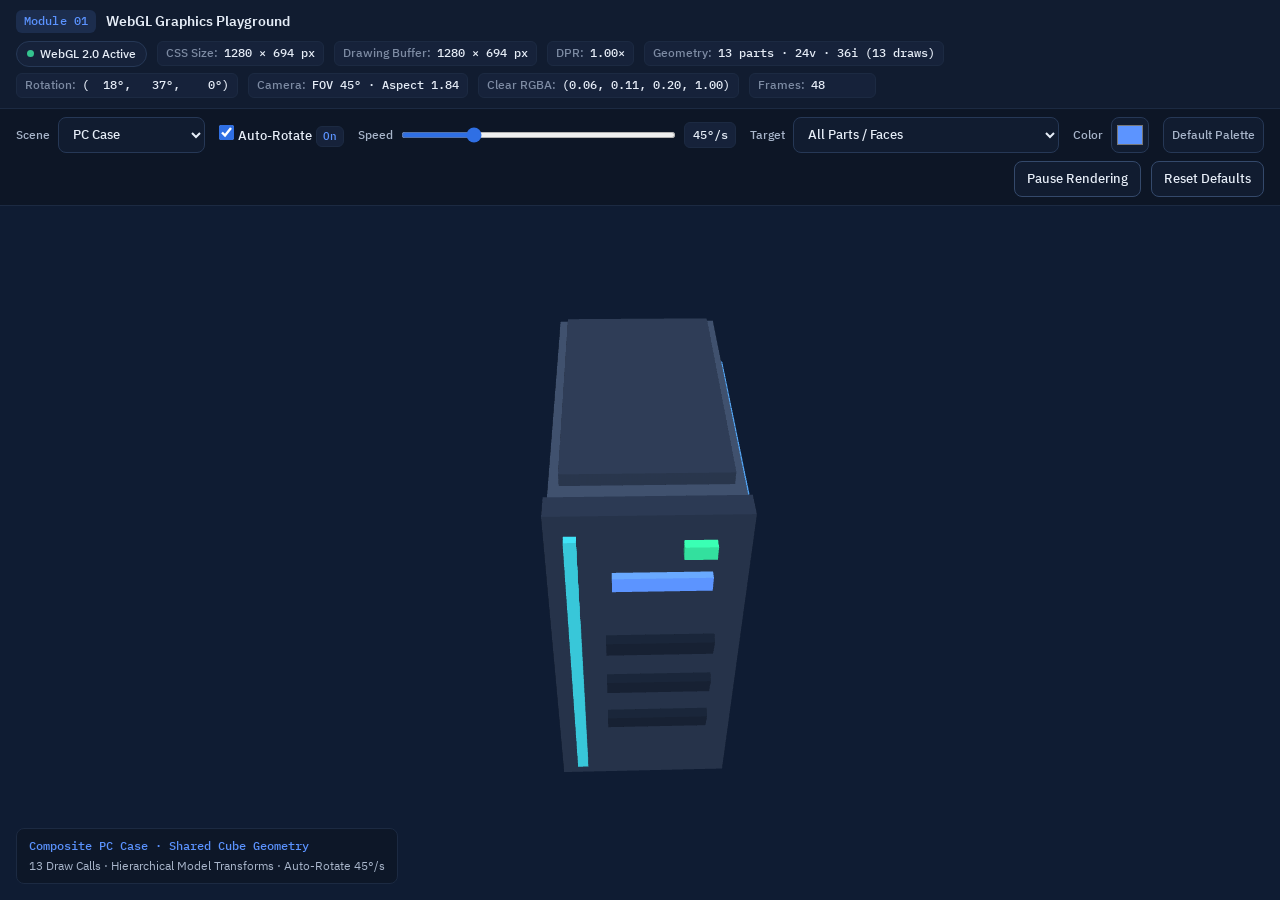
<file: modules/module1-webgl/index.html>
<!doctype html>
<html lang="en">
  <head>
    <meta charset="UTF-8" />
    <meta name="viewport" content="width=device-width, initial-scale=1.0" />
    <title>Module 01: WebGL Graphics — WebGL Graphics Playground</title>
    <link
      rel="icon"
      type="image/svg+xml"
      href="data:image/svg+xml,%3Csvg xmlns='http://www.w3.org/2000/svg' viewBox='0 0 32 32' fill='none'%3E%3Crect width='32' height='32' rx='6' fill='%230B1220'/%3E%3Cpolygon points='16,4 27,10.5 27,21.5 16,28 5,21.5 5,10.5' stroke='%235B93FF' stroke-width='2' stroke-linejoin='round'/%3E%3Cpolyline points='5,10.5 16,17 27,10.5' stroke='%2338C6D9' stroke-width='2' stroke-linejoin='round'/%3E%3Cline x1='16' y1='17' x2='16' y2='28' stroke='%2338C6D9' stroke-width='2' stroke-linecap='round'/%3E%3C/svg%3E"
    />
    <link rel="stylesheet" href="../../css/fonts.css" />
    <link rel="stylesheet" href="./style.css" />
  </head>
  <body>
    <main class="module-shell" aria-labelledby="module-title">
      <!-- Top Instrument & Telemetry Bar (Runtime Diagnostics) -->
      <header class="instrument-bar">
        <div class="instrument-identity">
          <span class="module-badge">Module 01</span>
          <h1 class="instrument-title" id="module-title">
            WebGL Graphics Playground
          </h1>
        </div>

        <!-- Telemetry Container: Exactly Two Intentional Desktop Rows -->
        <div class="telemetry-bar" aria-label="WebGL runtime diagnostics">
          <!-- Row 1: WebGL Status & Rendering Configuration -->
          <ul class="telemetry-row telemetry-row--config" aria-label="WebGL Status and Rendering Configuration">
            <li class="telemetry-status-wrapper">
              <span
                class="status-pill"
                id="status-pill"
                data-state="active"
                role="status"
                aria-live="polite"
              >
                <span class="status-dot" aria-hidden="true"></span>
                <span id="status-text">Initializing…</span>
              </span>
            </li>
            <li class="telemetry-item" title="Canvas CSS layout dimensions in CSS pixels">
              <span class="telemetry-label">CSS Size:</span>
              <span class="telemetry-value" id="telemetry-css-size">0 × 0 px</span>
            </li>
            <li
              class="telemetry-item"
              title="WebGL GPU drawing-buffer dimensions in physical pixels"
            >
              <span class="telemetry-label">Drawing Buffer:</span>
              <span class="telemetry-value" id="telemetry-buffer-size">0 × 0 px</span>
            </li>
            <li
              class="telemetry-item"
              title="Effective Device Pixel Ratio applied to drawing buffer"
            >
              <span class="telemetry-label">DPR:</span>
              <span class="telemetry-value" id="telemetry-dpr">1.00×</span>
            </li>
            <li
              class="telemetry-item telemetry-item--geometry"
              title="Active scene draw calls, shared VBO vertex count, and EBO index count"
            >
              <span class="telemetry-label">Geometry:</span>
              <span class="telemetry-value" id="telemetry-geometry">
                13 parts · 24v · 36i
              </span>
            </li>
          </ul>

          <!-- Row 2: Scene & Runtime Diagnostics -->
          <ul class="telemetry-row telemetry-row--diagnostics" aria-label="Scene and Runtime Diagnostics">
            <li
              class="telemetry-item telemetry-item--rotation"
              title="Current root Euler rotation angles (rx, ry, rz) in degrees"
            >
              <span class="telemetry-label">Rotation:</span>
              <span class="telemetry-value telemetry-value--rotation" id="telemetry-rotation">
                ( 18°,  -28°,   0°)
              </span>
            </li>
            <li
              class="telemetry-item telemetry-item--camera"
              title="Perspective projection vertical FOV and drawing-buffer aspect ratio"
            >
              <span class="telemetry-label">Camera:</span>
              <span class="telemetry-value" id="telemetry-camera">
                FOV 45° · Aspect 1.00
              </span>
            </li>
            <li class="telemetry-item telemetry-item--clear" title="Configured RGBA framebuffer clear color">
              <span class="telemetry-label">Clear RGBA:</span>
              <span class="telemetry-value" id="telemetry-clear-color">
                (0.06, 0.11, 0.20, 1.00)
              </span>
            </li>
            <li class="telemetry-item telemetry-item--frames" title="Active requestAnimationFrame loop counter">
              <span class="telemetry-label">Frames:</span>
              <span class="telemetry-value telemetry-value--frames" id="telemetry-frames">0</span>
            </li>
          </ul>
        </div>
      </header>

      <!-- Interactive Control Panel: Dedicated Two-Row Architecture -->
      <section
        class="control-panel"
        id="control-panel"
        aria-label="3D scene, animation, and appearance controls"
      >
        <!-- Row 1: Primary Controls Distributed Proportionally across Full Available Width -->
        <div class="control-panel__primary">
          <!-- 1. Scene Selection -->
          <div class="control-item control-item--scene">
            <label class="control-label" for="control-mesh-mode">
              Scene
            </label>
            <select
              id="control-mesh-mode"
              class="control-select"
              aria-label="Select 3D scene model"
            >
              <option value="pccase" selected>PC Case</option>
              <option value="cube">Reference Cube</option>
              <option value="triangle">2D Triangle</option>
            </select>
          </div>

          <!-- 2. Auto-Rotate Checkbox Toggle -->
          <div class="control-item control-item--toggle">
            <label class="control-toggle" for="control-auto-rotate">
              <input
                type="checkbox"
                id="control-auto-rotate"
                class="control-checkbox"
                checked
              />
              <span class="control-toggle-text">Auto-Rotate</span>
              <span class="control-state-chip" id="control-auto-rotate-state">
                On
              </span>
            </label>
          </div>

          <!-- 3. Rotation Speed Slider -->
          <div class="control-item control-item--speed">
            <label class="control-label" for="control-rotation-speed">
              Speed
            </label>
            <input
              type="range"
              id="control-rotation-speed"
              class="control-slider"
              min="0"
              max="180"
              step="1"
              value="45"
              aria-describedby="control-speed-value"
            />
            <output
              class="control-output"
              id="control-speed-value"
              for="control-rotation-speed"
            >
              45°/s
            </output>
          </div>

          <!-- 4. Face / Part Target Select -->
          <div class="control-item control-item--target">
            <label class="control-label" for="control-color-target">
              Target
            </label>
            <select
              id="control-color-target"
              class="control-select"
              aria-label="Select component group or cube face for color update"
            >
              <option value="all" selected>All Parts / Faces</option>
              <optgroup label="PC Case Component Groups">
                <option value="chassis">Main Chassis &amp; Top</option>
                <option value="front">Front Bezel &amp; Shroud</option>
                <option value="side">Tempered Glass Side</option>
                <option value="accent">RGB Accent &amp; Power LED</option>
                <option value="details">Vents, I/O &amp; Feet</option>
              </optgroup>
              <optgroup label="Cube Faces">
                <option value="0">Front (+Z)</option>
                <option value="1">Back (-Z)</option>
                <option value="2">Top (+Y)</option>
                <option value="3">Bottom (-Y)</option>
                <option value="4">Right (+X)</option>
                <option value="5">Left (-X)</option>
              </optgroup>
            </select>
          </div>

          <!-- 5. Object Color Picker -->
          <div class="control-item control-item--color">
            <label class="control-label" for="control-object-color">
              Color
            </label>
            <input
              type="color"
              id="control-object-color"
              class="control-color-input"
              value="#384761"
              aria-label="Object or face color picker"
            />
          </div>

          <!-- 6. Default Palette Button -->
          <div class="control-item control-item--palette">
            <button
              type="button"
              id="control-color-palette"
              class="control-btn control-btn--compact"
              title="Restore default component colors and 6-face cube palette"
            >
              Default Palette
            </button>
          </div>
        </div>

        <!-- Row 2: Dedicated Actions Row Aligned to the Right on Desktop -->
        <div class="control-panel__actions">
          <button
            type="button"
            id="control-pause-resume"
            class="control-btn"
            aria-pressed="false"
          >
            Pause Rendering
          </button>
          <button
            type="button"
            id="control-reset"
            class="control-btn"
          >
            Reset Defaults
          </button>
        </div>
      </section>

      <!-- Responsive WebGL Canvas Stage -->
      <div class="canvas-stage" id="canvas-stage">
        <canvas
          id="webgl-canvas"
          class="webgl-canvas"
          tabindex="0"
          role="img"
          aria-label="WebGL 2.0 3D rendering surface displaying a procedural composite desktop PC tower case assembled from 13 reusable unit-cube primitives with hierarchical MVP transformations."
        >
          Your browser does not support the HTML5 canvas element or WebGL 2.0
          rendering context required for this graphics prototype.
        </canvas>

        <!-- Stage Verification Caption -->
        <div class="stage-caption" id="stage-caption" aria-hidden="true">
          <span class="stage-caption-title" id="stage-caption-title">
            Composite PC Case · Shared Cube Geometry
          </span>
          <span class="stage-caption-text" id="stage-caption-text">
            13 Draw Calls · Hierarchical Model Transforms
          </span>
        </div>

        <!-- Shader / Program Compilation Diagnostic Overlay -->
        <div
          class="stage-overlay"
          id="shader-error-overlay"
          role="alert"
          aria-live="assertive"
          hidden
        >
          <div class="overlay-card overlay-card--danger">
            <span class="overlay-badge overlay-badge--danger">
              GLSL Pipeline Error
            </span>
            <h2 class="overlay-title">
              Shader Compilation or Program Linking Failed
            </h2>
            <p class="overlay-description">
              The GPU driver rejected the GLSL ES 3.00 shader source or program
              link step. Rendering has been halted safely and partially created
              GPU resources were released.
            </p>
            <pre class="overlay-log" id="shader-error-log"></pre>
          </div>
        </div>

        <!-- Context Loss Notification Overlay -->
        <div
          class="stage-overlay"
          id="context-lost-overlay"
          role="status"
          aria-live="assertive"
          hidden
        >
          <div class="overlay-card overlay-card--warning">
            <span class="overlay-badge overlay-badge--warning">
              webglcontextlost
            </span>
            <h2 class="overlay-title">WebGL 2.0 Rendering Context Lost</h2>
            <p class="overlay-description">
              The GPU rendering context was interrupted (due to a GPU driver
              reset, system sleep, background resource reclamation, or manual
              simulation). The animation loop has been paused safely, and the
              application is waiting for the browser to fire
              <code class="overlay-code">webglcontextrestored</code> to rebuild
              shaders, VBO, EBO, and VAO resources.
            </p>
          </div>
        </div>

        <!-- Unsupported WebGL 2.0 Fallback Overlay -->
        <div
          class="stage-overlay"
          id="webgl-fallback"
          role="alert"
          aria-live="assertive"
          hidden
        >
          <div class="overlay-card overlay-card--danger">
            <span class="overlay-badge overlay-badge--danger">
              WebGL 2.0 Unavailable
            </span>
            <h2 class="overlay-title">
              Unable to Initialize WebGL 2.0 Rendering Context
            </h2>
            <p class="overlay-description" id="fallback-reason">
              This prototype requires a native
              <code class="overlay-code">WebGL2RenderingContext</code> (OpenGL
              ES 3.0 for the Web), which could not be created in your current
              browser environment.
            </p>
            <ul class="overlay-checklist">
              <li>
                Verify that you are using a modern browser with WebGL 2.0
                support (Chrome, Edge, Firefox, or Safari 15+).
              </li>
              <li>
                Ensure hardware acceleration is enabled in your browser settings.
              </li>
              <li>
                If testing fallback simulation via
                <code class="overlay-code">?webgl=unsupported</code>, remove the
                query parameter to restore normal WebGL 2.0 initialization.
              </li>
            </ul>
          </div>
        </div>
      </div>
    </main>

    <script src="./js/math.js"></script>
    <script src="./js/shaders.js"></script>
    <script src="./js/geometry.js"></script>
    <script src="./js/pc-case.js"></script>
    <script src="./js/main.js"></script>
  </body>
</html>
</file>
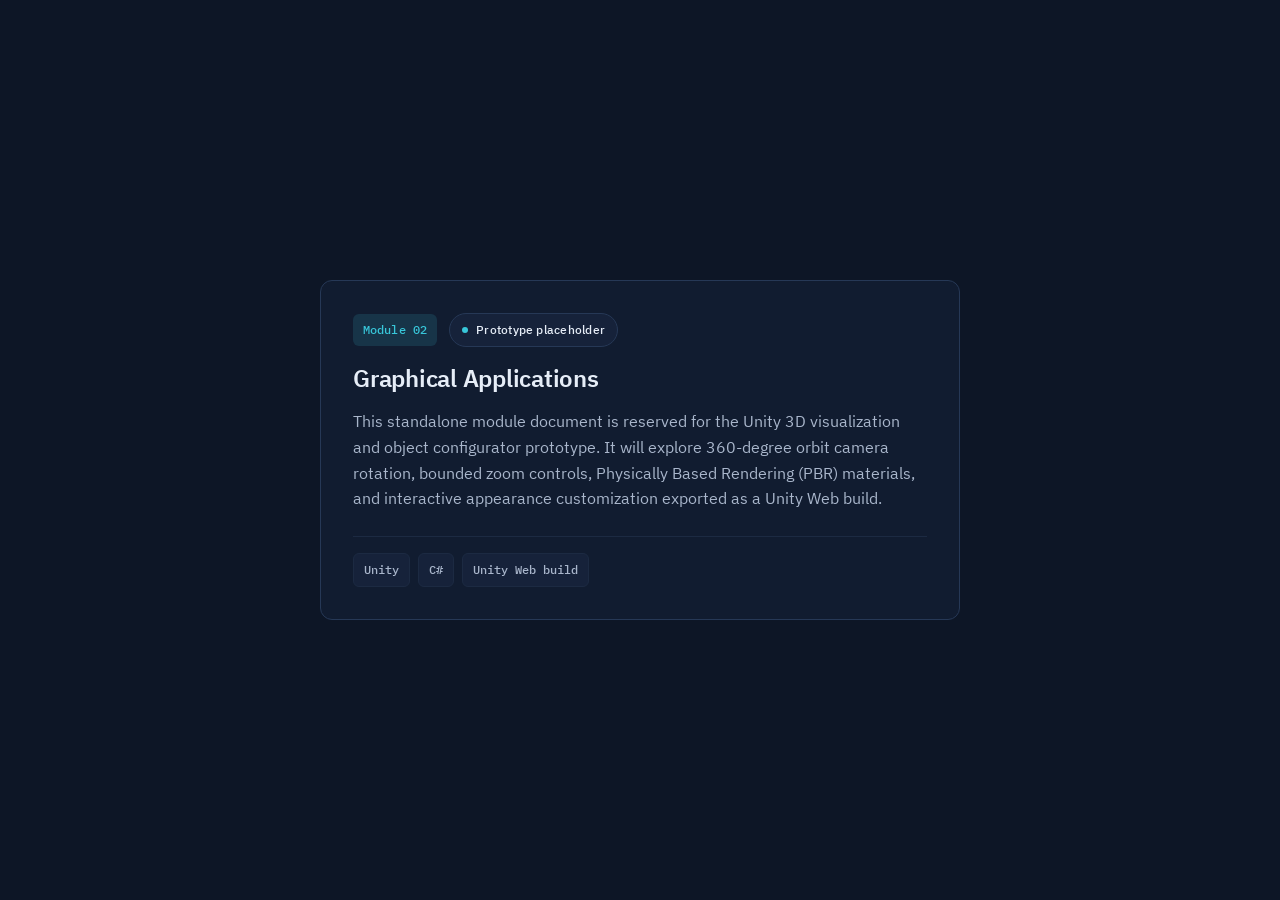
<file: modules/module2-graphical-application/index.html>
<!doctype html>
<html lang="en">
  <head>
    <meta charset="UTF-8" />
    <meta name="viewport" content="width=device-width, initial-scale=1.0" />
    <title>Module 02: Graphical Applications — Prototype Placeholder</title>
    <link rel="stylesheet" href="../../css/fonts.css" />
    <style>
      :root {
        --bg-canvas: #0d1626;
        --bg-surface: #111c30;
        --bg-tag: #16223a;
        --border-subtle: #1c2a42;
        --border-default: #263856;
        --text-primary: #e6edf7;
        --text-secondary: #a9b6cb;
        --text-muted: #7d8ba3;
        --module-accent: #38c6d9;
        --module-accent-bg: rgba(56, 198, 217, 0.14);
        --font-sans: "IBM Plex Sans", system-ui, -apple-system, "Segoe UI", sans-serif;
        --font-mono: "IBM Plex Mono", ui-monospace, SFMono-Regular, Consolas, monospace;
        color-scheme: dark;
      }

      *,
      *::before,
      *::after {
        box-sizing: border-box;
        margin: 0;
        padding: 0;
      }

      html,
      body {
        min-height: 100dvh;
        background-color: var(--bg-canvas);
        color: var(--text-primary);
        font-family: var(--font-sans);
        font-size: 16px;
        line-height: 1.6;
        -webkit-font-smoothing: antialiased;
      }

      body {
        display: flex;
        align-items: center;
        justify-content: center;
        padding: 24px;
      }

      .placeholder-card {
        width: 100%;
        max-width: 640px;
        background-color: var(--bg-surface);
        border: 1px solid var(--border-default);
        border-radius: 12px;
        padding: 32px;
        display: flex;
        flex-direction: column;
        gap: 16px;
      }

      .placeholder-meta {
        display: flex;
        flex-wrap: wrap;
        align-items: center;
        gap: 12px;
      }

      .module-badge {
        display: inline-flex;
        align-items: center;
        padding: 8px 10px;
        border-radius: 6px;
        background-color: var(--module-accent-bg);
        color: var(--module-accent);
        font-family: var(--font-mono);
        font-size: 0.75rem;
        font-weight: 500;
        line-height: 1.4;
        letter-spacing: 0.01em;
      }

      .status-label {
        display: inline-flex;
        align-items: center;
        gap: 8px;
        padding: 8px 12px;
        border-radius: 999px;
        background-color: var(--bg-tag);
        border: 1px solid var(--border-default);
        color: var(--text-primary);
        font-size: 0.75rem;
        font-weight: 500;
        line-height: 1.4;
        letter-spacing: 0.02em;
      }

      .status-dot {
        width: 6px;
        height: 6px;
        border-radius: 999px;
        background-color: var(--module-accent);
      }

      h1 {
        font-size: 1.5rem;
        font-weight: 600;
        line-height: 1.25;
        letter-spacing: -0.01em;
        color: var(--text-primary);
      }

      p {
        font-size: 1rem;
        color: var(--text-secondary);
        max-width: 60ch;
      }

      .tech-specs {
        margin-top: 8px;
        padding-top: 16px;
        border-top: 1px solid var(--border-subtle);
        display: flex;
        flex-wrap: wrap;
        gap: 8px;
        list-style: none;
      }

      .tech-tag {
        padding: 8px 10px;
        border-radius: 6px;
        background-color: var(--bg-tag);
        border: 1px solid var(--border-subtle);
        color: var(--text-secondary);
        font-family: var(--font-mono);
        font-size: 0.75rem;
        font-weight: 500;
        line-height: 1.4;
      }
    </style>
  </head>
  <body>
    <main class="placeholder-card" aria-labelledby="module-heading">
      <div class="placeholder-meta">
        <span class="module-badge">Module 02</span>
        <span class="status-label">
          <span class="status-dot" aria-hidden="true"></span>
          <span>Prototype placeholder</span>
        </span>
      </div>
      <h1 id="module-heading">Graphical Applications</h1>
      <p>
        This standalone module document is reserved for the Unity 3D
        visualization and object configurator prototype. It will explore
        360-degree orbit camera rotation, bounded zoom controls, Physically
        Based Rendering (PBR) materials, and interactive appearance
        customization exported as a Unity Web build.
      </p>
      <ul class="tech-specs" aria-label="Planned technologies">
        <li class="tech-tag">Unity</li>
        <li class="tech-tag">C#</li>
        <li class="tech-tag">Unity Web build</li>
      </ul>
    </main>
  </body>
</html>
</file>
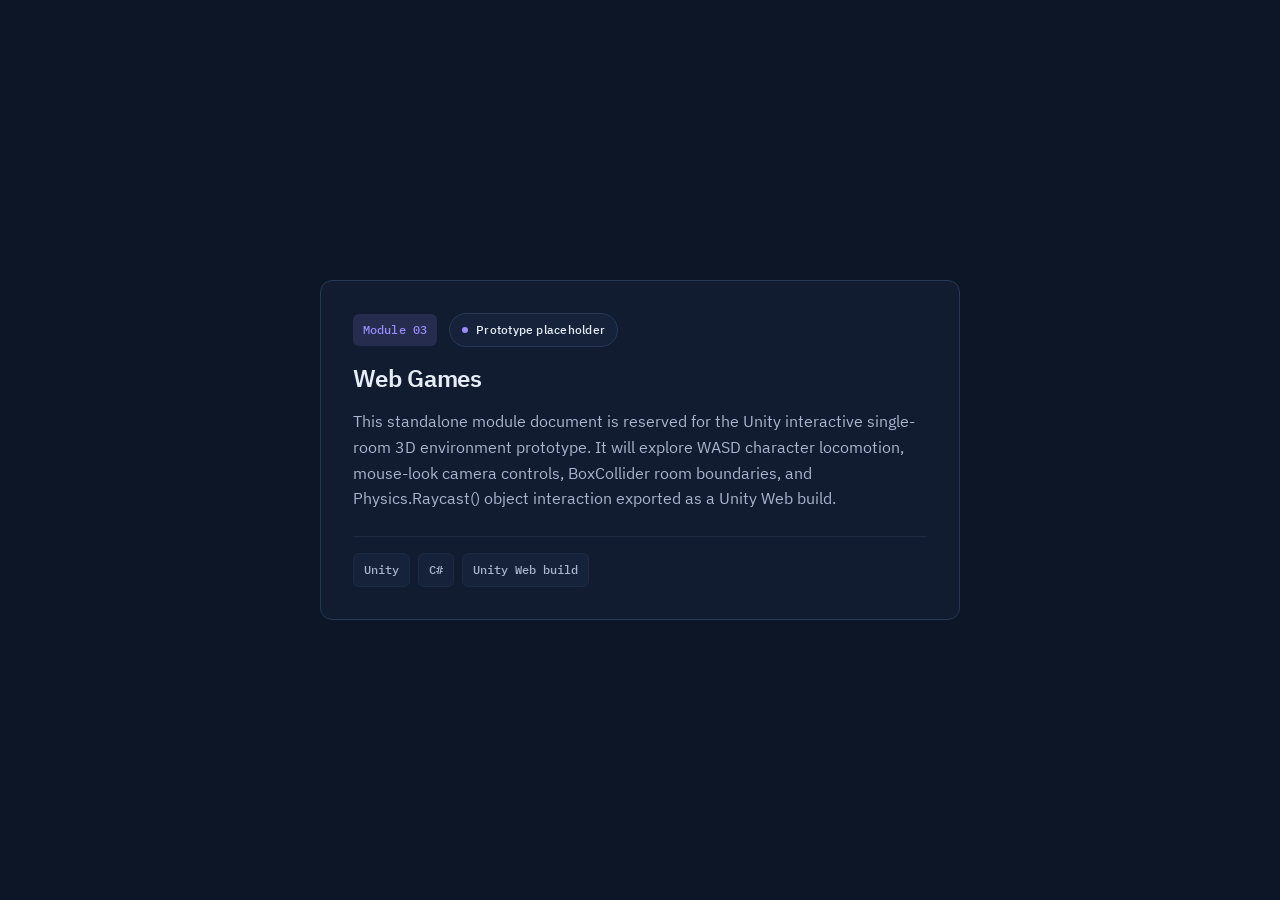
<file: modules/module3-webgame/index.html>
<!doctype html>
<html lang="en">
  <head>
    <meta charset="UTF-8" />
    <meta name="viewport" content="width=device-width, initial-scale=1.0" />
    <title>Module 03: Web Games — Prototype Placeholder</title>
    <link rel="stylesheet" href="../../css/fonts.css" />
    <style>
      :root {
        --bg-canvas: #0d1626;
        --bg-surface: #111c30;
        --bg-tag: #16223a;
        --border-subtle: #1c2a42;
        --border-default: #263856;
        --text-primary: #e6edf7;
        --text-secondary: #a9b6cb;
        --text-muted: #7d8ba3;
        --module-accent: #9a8cff;
        --module-accent-bg: rgba(154, 140, 255, 0.14);
        --font-sans: "IBM Plex Sans", system-ui, -apple-system, "Segoe UI", sans-serif;
        --font-mono: "IBM Plex Mono", ui-monospace, SFMono-Regular, Consolas, monospace;
        color-scheme: dark;
      }

      *,
      *::before,
      *::after {
        box-sizing: border-box;
        margin: 0;
        padding: 0;
      }

      html,
      body {
        min-height: 100dvh;
        background-color: var(--bg-canvas);
        color: var(--text-primary);
        font-family: var(--font-sans);
        font-size: 16px;
        line-height: 1.6;
        -webkit-font-smoothing: antialiased;
      }

      body {
        display: flex;
        align-items: center;
        justify-content: center;
        padding: 24px;
      }

      .placeholder-card {
        width: 100%;
        max-width: 640px;
        background-color: var(--bg-surface);
        border: 1px solid var(--border-default);
        border-radius: 12px;
        padding: 32px;
        display: flex;
        flex-direction: column;
        gap: 16px;
      }

      .placeholder-meta {
        display: flex;
        flex-wrap: wrap;
        align-items: center;
        gap: 12px;
      }

      .module-badge {
        display: inline-flex;
        align-items: center;
        padding: 8px 10px;
        border-radius: 6px;
        background-color: var(--module-accent-bg);
        color: var(--module-accent);
        font-family: var(--font-mono);
        font-size: 0.75rem;
        font-weight: 500;
        line-height: 1.4;
        letter-spacing: 0.01em;
      }

      .status-label {
        display: inline-flex;
        align-items: center;
        gap: 8px;
        padding: 8px 12px;
        border-radius: 999px;
        background-color: var(--bg-tag);
        border: 1px solid var(--border-default);
        color: var(--text-primary);
        font-size: 0.75rem;
        font-weight: 500;
        line-height: 1.4;
        letter-spacing: 0.02em;
      }

      .status-dot {
        width: 6px;
        height: 6px;
        border-radius: 999px;
        background-color: var(--module-accent);
      }

      h1 {
        font-size: 1.5rem;
        font-weight: 600;
        line-height: 1.25;
        letter-spacing: -0.01em;
        color: var(--text-primary);
      }

      p {
        font-size: 1rem;
        color: var(--text-secondary);
        max-width: 60ch;
      }

      .tech-specs {
        margin-top: 8px;
        padding-top: 16px;
        border-top: 1px solid var(--border-subtle);
        display: flex;
        flex-wrap: wrap;
        gap: 8px;
        list-style: none;
      }

      .tech-tag {
        padding: 8px 10px;
        border-radius: 6px;
        background-color: var(--bg-tag);
        border: 1px solid var(--border-subtle);
        color: var(--text-secondary);
        font-family: var(--font-mono);
        font-size: 0.75rem;
        font-weight: 500;
        line-height: 1.4;
      }
    </style>
  </head>
  <body>
    <main class="placeholder-card" aria-labelledby="module-heading">
      <div class="placeholder-meta">
        <span class="module-badge">Module 03</span>
        <span class="status-label">
          <span class="status-dot" aria-hidden="true"></span>
          <span>Prototype placeholder</span>
        </span>
      </div>
      <h1 id="module-heading">Web Games</h1>
      <p>
        This standalone module document is reserved for the Unity interactive
        single-room 3D environment prototype. It will explore WASD character
        locomotion, mouse-look camera controls, BoxCollider room boundaries, and
        Physics.Raycast() object interaction exported as a Unity Web build.
      </p>
      <ul class="tech-specs" aria-label="Planned technologies">
        <li class="tech-tag">Unity</li>
        <li class="tech-tag">C#</li>
        <li class="tech-tag">Unity Web build</li>
      </ul>
    </main>
  </body>
</html>
</file>
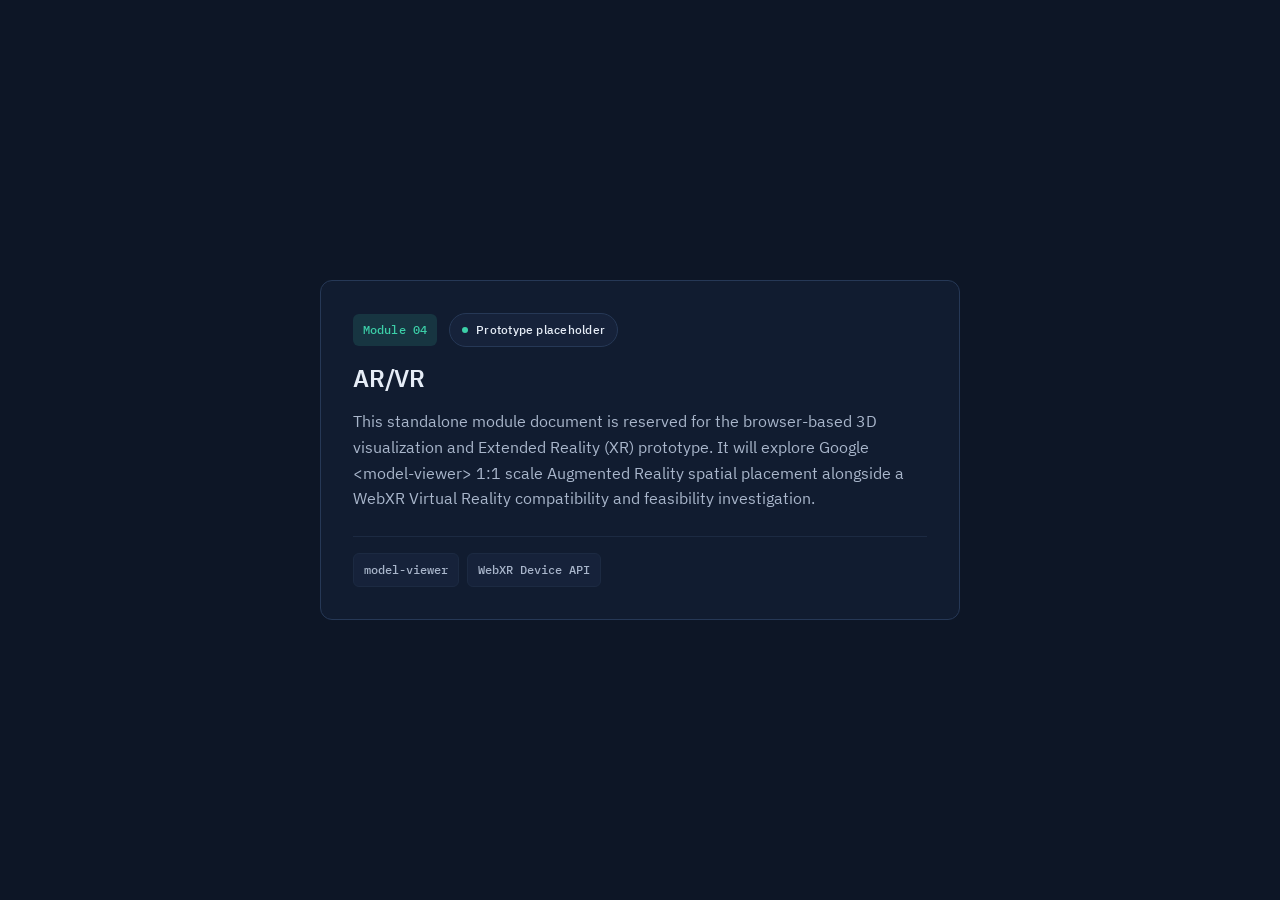
<file: modules/module4-webar/index.html>
<!doctype html>
<html lang="en">
  <head>
    <meta charset="UTF-8" />
    <meta name="viewport" content="width=device-width, initial-scale=1.0" />
    <title>Module 04: AR/VR — Prototype Placeholder</title>
    <link rel="stylesheet" href="../../css/fonts.css" />
    <style>
      :root {
        --bg-canvas: #0d1626;
        --bg-surface: #111c30;
        --bg-tag: #16223a;
        --border-subtle: #1c2a42;
        --border-default: #263856;
        --text-primary: #e6edf7;
        --text-secondary: #a9b6cb;
        --text-muted: #7d8ba3;
        --module-accent: #3ccfa8;
        --module-accent-bg: rgba(60, 207, 168, 0.14);
        --font-sans: "IBM Plex Sans", system-ui, -apple-system, "Segoe UI", sans-serif;
        --font-mono: "IBM Plex Mono", ui-monospace, SFMono-Regular, Consolas, monospace;
        color-scheme: dark;
      }

      *,
      *::before,
      *::after {
        box-sizing: border-box;
        margin: 0;
        padding: 0;
      }

      html,
      body {
        min-height: 100dvh;
        background-color: var(--bg-canvas);
        color: var(--text-primary);
        font-family: var(--font-sans);
        font-size: 16px;
        line-height: 1.6;
        -webkit-font-smoothing: antialiased;
      }

      body {
        display: flex;
        align-items: center;
        justify-content: center;
        padding: 24px;
      }

      .placeholder-card {
        width: 100%;
        max-width: 640px;
        background-color: var(--bg-surface);
        border: 1px solid var(--border-default);
        border-radius: 12px;
        padding: 32px;
        display: flex;
        flex-direction: column;
        gap: 16px;
      }

      .placeholder-meta {
        display: flex;
        flex-wrap: wrap;
        align-items: center;
        gap: 12px;
      }

      .module-badge {
        display: inline-flex;
        align-items: center;
        padding: 8px 10px;
        border-radius: 6px;
        background-color: var(--module-accent-bg);
        color: var(--module-accent);
        font-family: var(--font-mono);
        font-size: 0.75rem;
        font-weight: 500;
        line-height: 1.4;
        letter-spacing: 0.01em;
      }

      .status-label {
        display: inline-flex;
        align-items: center;
        gap: 8px;
        padding: 8px 12px;
        border-radius: 999px;
        background-color: var(--bg-tag);
        border: 1px solid var(--border-default);
        color: var(--text-primary);
        font-size: 0.75rem;
        font-weight: 500;
        line-height: 1.4;
        letter-spacing: 0.02em;
      }

      .status-dot {
        width: 6px;
        height: 6px;
        border-radius: 999px;
        background-color: var(--module-accent);
      }

      h1 {
        font-size: 1.5rem;
        font-weight: 600;
        line-height: 1.25;
        letter-spacing: -0.01em;
        color: var(--text-primary);
      }

      p {
        font-size: 1rem;
        color: var(--text-secondary);
        max-width: 60ch;
      }

      .tech-specs {
        margin-top: 8px;
        padding-top: 16px;
        border-top: 1px solid var(--border-subtle);
        display: flex;
        flex-wrap: wrap;
        gap: 8px;
        list-style: none;
      }

      .tech-tag {
        padding: 8px 10px;
        border-radius: 6px;
        background-color: var(--bg-tag);
        border: 1px solid var(--border-subtle);
        color: var(--text-secondary);
        font-family: var(--font-mono);
        font-size: 0.75rem;
        font-weight: 500;
        line-height: 1.4;
      }
    </style>
  </head>
  <body>
    <main class="placeholder-card" aria-labelledby="module-heading">
      <div class="placeholder-meta">
        <span class="module-badge">Module 04</span>
        <span class="status-label">
          <span class="status-dot" aria-hidden="true"></span>
          <span>Prototype placeholder</span>
        </span>
      </div>
      <h1 id="module-heading">AR/VR</h1>
      <p>
        This standalone module document is reserved for the browser-based 3D
        visualization and Extended Reality (XR) prototype. It will explore
        Google &lt;model-viewer&gt; 1:1 scale Augmented Reality spatial
        placement alongside a WebXR Virtual Reality compatibility and
        feasibility investigation.
      </p>
      <ul class="tech-specs" aria-label="Planned technologies">
        <li class="tech-tag">model-viewer</li>
        <li class="tech-tag">WebXR Device API</li>
      </ul>
    </main>
  </body>
</html>
</file>
<file: css/fonts.css>
/* ==========================================================================
   Typography: Self-Hosted Font Definitions
   Font Families: IBM Plex Sans & IBM Plex Mono
   License: SIL Open Font License 1.1 (see ../assets/fonts/LICENSE.txt)
   ========================================================================== */

/* IBM Plex Sans - Regular (400) */
@font-face {
  font-family: 'IBM Plex Sans';
  font-style: normal;
  font-weight: 400;
  font-display: swap;
  src: url('../assets/fonts/IBMPlexSans-Regular.woff2') format('woff2');
}

/* IBM Plex Sans - Medium (500) */
@font-face {
  font-family: 'IBM Plex Sans';
  font-style: normal;
  font-weight: 500;
  font-display: swap;
  src: url('../assets/fonts/IBMPlexSans-Medium.woff2') format('woff2');
}

/* IBM Plex Sans - SemiBold (600) */
@font-face {
  font-family: 'IBM Plex Sans';
  font-style: normal;
  font-weight: 600;
  font-display: swap;
  src: url('../assets/fonts/IBMPlexSans-SemiBold.woff2') format('woff2');
}

/* IBM Plex Mono - Regular (400) */
@font-face {
  font-family: 'IBM Plex Mono';
  font-style: normal;
  font-weight: 400;
  font-display: swap;
  src: url('../assets/fonts/IBMPlexMono-Regular.woff2') format('woff2');
}

/* IBM Plex Mono - Medium (500) */
@font-face {
  font-family: 'IBM Plex Mono';
  font-style: normal;
  font-weight: 500;
  font-display: swap;
  src: url('../assets/fonts/IBMPlexMono-Medium.woff2') format('woff2');
}
</file>
<file: css/main.css>
/* ==========================================================================
   Graphics Research Hub — Portal Stylesheet
   Design System: "The Instrument Panel of a Graphics Lab" (see ../DESIGN.md)
   ========================================================================== */

:root {
  /* Color Tokens */
  --color-canvas: #0b1220;
  --color-sidebar: #0e1729;
  --color-header: #0b1220;
  --color-surface: #111c30;
  --color-surface-raised: #15233b;
  --color-surface-sunken: #0d1626;
  --color-tag-bg: #16223a;
  --color-border-subtle: #1c2a42;
  --color-border-default: #263856;
  --color-border-strong: #34496b;
  --color-text-primary: #e6edf7;
  --color-text-secondary: #a9b6cb;
  --color-text-muted: #7d8ba3;
  --color-text-on-accent: #ffffff;
  --color-accent-blue: #2f6fe4;
  --color-accent-blue-hover: #2559c4;
  --color-accent-blue-pressed: #1f4da8;
  --color-accent-blue-text: #6fa3ff;
  --color-accent-blue-soft: #8db6ff;
  --color-accent-cyan: #38c6d9;
  --color-focus-ring: #5ee1f0;
  --color-nav-active-bg: #14284a;
  --color-nav-active-border: #2a4a80;
  --color-nav-hover-bg: #131f35;
  --color-module-webgl: #5b93ff;
  --color-module-graphical-app: #38c6d9;
  --color-module-webgame: #9a8cff;
  --color-module-arvr: #3ccfa8;
  --color-status-success: #34c38f;
  --color-status-warning: #f2b84b;
  --color-status-danger: #f0706a;
  --color-status-info: #38c6d9;
  --color-disabled-bg: #141d2e;
  --color-disabled-text: #56637a;

  /* Typography Tokens */
  --font-sans:
    "IBM Plex Sans", system-ui, -apple-system, "Segoe UI", sans-serif;
  --font-mono:
    "IBM Plex Mono", ui-monospace, SFMono-Regular, Consolas, monospace;

  --font-weight-regular: 400;
  --font-weight-medium: 500;
  --font-weight-semibold: 600;

  --text-display-size: clamp(2rem, 1.4rem + 2.2vw, 3rem);
  --text-display-line: 1.1;
  --text-display-tracking: -0.02em;

  --text-headline-size: 1.5rem;
  --text-headline-line: 1.25;
  --text-headline-tracking: -0.01em;

  --text-title-size: 1.125rem;
  --text-title-line: 1.35;
  --text-title-tracking: -0.005em;

  --text-body-lg-size: 1.125rem;
  --text-body-lg-line: 1.6;

  --text-body-size: 1rem;
  --text-body-line: 1.6;

  --text-body-sm-size: 0.875rem;
  --text-body-sm-line: 1.55;

  --text-label-size: 0.75rem;
  --text-label-line: 1.4;
  --text-label-tracking: 0.02em;

  --text-mono-size: 0.75rem;
  --text-mono-line: 1.4;
  --text-mono-tracking: 0.01em;

  /* Border Radius Tokens */
  --radius-sm: 6px;
  --radius-md: 8px;
  --radius-lg: 12px;
  --radius-xl: 16px;
  --radius-full: 999px;

  /* Spacing Scale (4px base) */
  --space-1: 4px;
  --space-2: 8px;
  --space-3: 12px;
  --space-4: 16px;
  --space-5: 24px;
  --space-6: 32px;
  --space-7: 48px;
  --space-8: 64px;

  /* Layout & Shell Dimensions */
  --sidebar-width: 280px;
  --sidebar-collapsed-width: 72px;
  --drawer-width: 280px;
  --header-height: 64px;
  --content-max-width: none;
  --target-min-size: 40px;

  /* Elevation & Motion */
  --shadow-card-lift: 0 8px 24px -12px rgba(2, 6, 16, 0.6);
  --shadow-drawer: 8px 0 32px -8px rgba(2, 6, 16, 0.7);
  --ease-out: cubic-bezier(0.22, 1, 0.36, 1);
  --duration-fast: 120ms;
  --duration-normal: 200ms;
  --duration-drawer: 280ms;

  color-scheme: dark;
}

/* ==========================================================================
   Base Reset & Browser Surface Theming
   ========================================================================== */

*,
*::before,
*::after {
  box-sizing: border-box;
  margin: 0;
  padding: 0;
}

html {
  background-color: var(--color-canvas);
  color: var(--color-text-primary);
  font-family: var(--font-sans);
  font-size: 16px;
  line-height: var(--text-body-line);
  -webkit-font-smoothing: antialiased;
  -moz-osx-font-smoothing: grayscale;
  text-rendering: optimizeLegibility;
  caret-color: var(--color-accent-cyan);
  scrollbar-color: var(--color-border-strong) var(--color-canvas);
}

body {
  min-height: 100dvh;
  background-color: var(--color-canvas);
  color: var(--color-text-primary);
  font-family: var(--font-sans);
  font-size: var(--text-body-size);
  font-weight: var(--font-weight-regular);
  line-height: var(--text-body-line);
  overflow-x: hidden;
}

body.is-drawer-open {
  overflow: hidden;
}

::selection {
  background-color: rgba(47, 111, 228, 0.4);
  color: var(--color-text-on-accent);
}

a {
  color: var(--color-accent-blue-text);
  text-underline-offset: 3px;
}

button {
  font: inherit;
  color: inherit;
  background: none;
  border: none;
  cursor: pointer;
}

svg {
  display: block;
  flex-shrink: 0;
}

[hidden] {
  display: none !important;
}

/* Visible Keyboard Focus State */
:focus-visible {
  outline: 2px solid var(--color-focus-ring);
  outline-offset: 2px;
}

/* ==========================================================================
   Skip Link
   ========================================================================== */

.skip-link {
  position: fixed;
  top: var(--space-3);
  left: var(--space-3);
  z-index: 300;
  padding: var(--space-2) var(--space-4);
  background-color: var(--color-accent-blue);
  color: var(--color-text-on-accent);
  font-size: var(--text-body-sm-size);
  font-weight: var(--font-weight-medium);
  line-height: var(--text-body-sm-line);
  text-decoration: none;
  border-radius: var(--radius-md);
  transform: translateY(-200%);
  transition: transform var(--duration-fast) var(--ease-out);
}

.skip-link:focus,
.skip-link:focus-visible {
  transform: translateY(0);
}

/* ==========================================================================
   Application Shell Layout
   ========================================================================== */

.app-shell {
  display: flex;
  min-height: 100dvh;
  width: 100%;
  background-color: var(--color-canvas);
}

.shell-column {
  flex: 1;
  min-width: 0;
  display: flex;
  flex-direction: column;
  background-color: var(--color-canvas);
}

/* ==========================================================================
   Left Sidebar Navigation
   ========================================================================== */

.sidebar {
  width: var(--sidebar-width);
  flex-shrink: 0;
  background-color: var(--color-sidebar);
  border-right: 1px solid var(--color-border-subtle);
  display: flex;
  flex-direction: column;
  position: sticky;
  top: 0;
  height: 100dvh;
  overflow-y: auto;
  overflow-x: hidden;
  z-index: 200;
}

/* Identity Block (72px tall) */
.sidebar-header {
  height: 72px;
  min-height: 72px;
  padding: var(--space-3) var(--space-3);
  display: flex;
  align-items: center;
  justify-content: space-between;
  gap: var(--space-2);
  border-bottom: 1px solid var(--color-border-subtle);
}

.brand-link {
  display: inline-flex;
  align-items: center;
  gap: var(--space-2);
  color: var(--color-text-primary);
  text-decoration: none;
  border-radius: var(--radius-md);
  padding-block: var(--space-1);
  min-width: 0;
  flex: 1;
}

.brand-title {
  font-size: 0.9375rem;
  font-weight: var(--font-weight-semibold);
  line-height: var(--text-title-line);
  letter-spacing: -0.015em;
  color: var(--color-text-primary);
  white-space: nowrap;
  overflow: hidden;
  text-overflow: ellipsis;
}

.button-icon.sidebar-collapse-btn {
  display: inline-flex;
  align-items: center;
  justify-content: center;
  flex-shrink: 0;
  width: 32px;
  height: 32px;
  border-radius: var(--radius-md);
}

/* Sidebar Collapse Toggle Button Icons */
.sidebar-collapse-btn .icon-collapse {
  display: block;
}

.sidebar-collapse-btn .icon-expand {
  display: none;
}

.button-icon.sidebar-close-btn {
  display: none;
}

/* Navigation Region */
.sidebar-nav {
  flex: 1;
  padding: var(--space-3);
  display: flex;
  flex-direction: column;
}

.nav-group {
  display: flex;
  flex-direction: column;
}

.nav-group-label {
  font-size: var(--text-label-size);
  font-weight: var(--font-weight-medium);
  line-height: var(--text-label-line);
  letter-spacing: 0.06em;
  text-transform: uppercase;
  color: var(--color-text-muted);
  padding: var(--space-1) var(--space-3) var(--space-2);
}

.nav-list {
  list-style: none;
  display: flex;
  flex-direction: column;
  gap: 2px;
}

.nav-item {
  display: flex;
  align-items: center;
  gap: var(--space-3);
  height: var(--target-min-size);
  padding-inline: var(--space-3);
  border-radius: var(--radius-md);
  border: 1px solid transparent;
  background-color: transparent;
  color: var(--color-text-secondary);
  font-size: var(--text-body-sm-size);
  font-weight: var(--font-weight-regular);
  line-height: var(--text-body-sm-line);
  text-decoration: none;
  transition:
    background-color var(--duration-fast) var(--ease-out),
    color var(--duration-fast) var(--ease-out),
    border-color var(--duration-fast) var(--ease-out);
}

.nav-icon {
  color: currentColor;
  transition: color var(--duration-fast) var(--ease-out);
}

.nav-label {
  white-space: nowrap;
  overflow: hidden;
  text-overflow: ellipsis;
}

.nav-item:hover {
  background-color: var(--color-nav-hover-bg);
  color: var(--color-text-primary);
}

.nav-item:active {
  background-color: var(--color-surface-sunken);
  color: var(--color-text-primary);
}

.nav-item.is-active,
.nav-item[aria-current="page"] {
  background-color: var(--color-nav-active-bg);
  border-color: var(--color-nav-active-border);
  color: var(--color-text-primary);
  font-weight: var(--font-weight-medium);
}

.nav-item.is-active .nav-icon,
.nav-item[aria-current="page"] .nav-icon {
  color: var(--color-accent-blue-text);
}

.sidebar-divider {
  border: 0;
  border-top: 1px solid var(--color-border-subtle);
  margin-block: var(--space-3);
  margin-inline: calc(-1 * var(--space-3));
}

/* Pinned Bottom Project Information Block */
.sidebar-footer {
  margin-top: auto;
  padding: var(--space-4) 20px;
  border-top: 1px solid var(--color-border-subtle);
  display: flex;
  flex-direction: column;
  gap: var(--space-1);
}

.project-info-title {
  font-size: var(--text-body-sm-size);
  font-weight: var(--font-weight-medium);
  line-height: var(--text-body-sm-line);
  color: var(--color-text-primary);
}

.project-info-meta {
  font-size: var(--text-label-size);
  font-weight: var(--font-weight-medium);
  line-height: var(--text-label-line);
  letter-spacing: var(--text-label-tracking);
  color: var(--color-text-muted);
}

.project-repo-link {
  margin-top: var(--space-1);
  display: inline-flex;
  align-items: center;
  gap: 6px;
  width: fit-content;
  font-size: var(--text-body-sm-size);
  font-weight: var(--font-weight-medium);
  line-height: var(--text-body-sm-line);
  color: var(--color-accent-blue-text);
  text-decoration: none;
  border-radius: var(--radius-sm);
  transition: color var(--duration-fast) var(--ease-out);
}

.project-repo-link:hover {
  color: var(--color-accent-blue-soft);
  text-decoration: underline;
}

/* ==========================================================================
   Top Header (64px Sticky)
   ========================================================================== */

.top-header {
  position: sticky;
  top: 0;
  z-index: 100;
  height: var(--header-height);
  min-height: var(--header-height);
  background-color: var(--color-header);
  border-bottom: 1px solid var(--color-border-subtle);
  padding-inline: var(--space-6);
  display: flex;
  align-items: center;
  justify-content: space-between;
  gap: var(--space-4);
}

.header-left {
  display: flex;
  align-items: center;
  gap: var(--space-3);
  min-width: 0;
}

.header-right {
  display: flex;
  align-items: center;
  gap: var(--space-2);
}

.button-icon.menu-toggle-btn {
  display: none;
}

/* Header Location / Breadcrumb */
.header-location {
  display: flex;
  align-items: center;
  min-width: 0;
}

.header-page-title {
  font-size: var(--text-title-size);
  font-weight: var(--font-weight-semibold);
  line-height: var(--text-title-line);
  letter-spacing: var(--text-title-tracking);
  color: var(--color-text-primary);
  white-space: nowrap;
  overflow: hidden;
  text-overflow: ellipsis;
}

.breadcrumb-list {
  list-style: none;
  display: flex;
  align-items: center;
  gap: var(--space-2);
  font-size: var(--text-body-sm-size);
  line-height: var(--text-body-sm-line);
  min-width: 0;
}

.breadcrumb-item {
  display: inline-flex;
  align-items: center;
  min-width: 0;
}

.breadcrumb-link {
  color: var(--color-text-secondary);
  text-decoration: none;
  border-radius: var(--radius-sm);
  transition: color var(--duration-fast) var(--ease-out);
}

.breadcrumb-link:hover {
  color: var(--color-text-primary);
  text-decoration: underline;
}

.breadcrumb-separator {
  color: var(--color-text-muted);
  user-select: none;
}

.breadcrumb-current {
  color: var(--color-text-primary);
  font-weight: var(--font-weight-medium);
  white-space: nowrap;
  overflow: hidden;
  text-overflow: ellipsis;
}

/* ==========================================================================
   Reusable Controls (Buttons, Tags, Status Chips, Accessibility Utilities)
   ========================================================================== */

.sr-only {
  position: absolute;
  width: 1px;
  height: 1px;
  padding: 0;
  margin: -1px;
  overflow: hidden;
  clip: rect(0, 0, 0, 0);
  white-space: nowrap;
  border: 0;
}

.button-primary {
  display: inline-flex;
  align-items: center;
  justify-content: center;
  gap: var(--space-2);
  height: var(--target-min-size);
  padding: 10px 18px;
  border-radius: var(--radius-md);
  background-color: var(--color-accent-blue);
  color: var(--color-text-on-accent);
  font-size: var(--text-body-sm-size);
  font-weight: var(--font-weight-medium);
  line-height: var(--text-body-sm-line);
  text-decoration: none;
  transition:
    background-color var(--duration-fast) var(--ease-out),
    color var(--duration-fast) var(--ease-out);
}

.button-primary:hover {
  background-color: var(--color-accent-blue-hover);
  color: var(--color-text-on-accent);
}

.button-primary:active {
  background-color: var(--color-accent-blue-pressed);
  color: var(--color-text-on-accent);
}

.button-arrow {
  transition: transform var(--duration-normal) var(--ease-out);
}

.button-primary:hover .button-arrow {
  transform: translateX(2px);
}

.button-secondary {
  display: inline-flex;
  align-items: center;
  justify-content: center;
  gap: var(--space-2);
  height: var(--target-min-size);
  padding: 10px var(--space-4);
  border-radius: var(--radius-md);
  background-color: var(--color-surface);
  border: 1px solid var(--color-border-strong);
  color: var(--color-text-primary);
  font-size: var(--text-body-sm-size);
  font-weight: var(--font-weight-medium);
  line-height: var(--text-body-sm-line);
  text-decoration: none;
  transition:
    background-color var(--duration-fast) var(--ease-out),
    border-color var(--duration-fast) var(--ease-out),
    color var(--duration-fast) var(--ease-out);
}

.button-secondary:hover {
  background-color: var(--color-surface-raised);
  color: var(--color-text-primary);
}

.button-secondary:active {
  background-color: var(--color-surface-sunken);
  color: var(--color-text-primary);
}

.button-icon {
  display: inline-flex;
  align-items: center;
  justify-content: center;
  flex-shrink: 0;
  width: var(--target-min-size);
  height: var(--target-min-size);
  border-radius: var(--radius-md);
  border: 1px solid transparent;
  background-color: transparent;
  color: var(--color-text-secondary);
  text-decoration: none;
  transition:
    background-color var(--duration-fast) var(--ease-out),
    color var(--duration-fast) var(--ease-out),
    border-color var(--duration-fast) var(--ease-out);
}

.button-icon:hover {
  background-color: var(--color-nav-hover-bg);
  color: var(--color-text-primary);
}

.button-icon:active {
  background-color: var(--color-surface-sunken);
  color: var(--color-text-primary);
}

.status-chip {
  display: inline-flex;
  align-items: center;
  gap: 6px;
  min-height: 26px;
  padding: var(--space-2) 10px;
  border-radius: var(--radius-full);
  background-color: var(--color-tag-bg);
  border: 1px solid var(--color-border-default);
  color: var(--color-text-primary);
  font-size: var(--text-label-size);
  font-weight: var(--font-weight-medium);
  line-height: var(--text-label-line);
  letter-spacing: var(--text-label-tracking);
}

.status-chip-dot {
  width: 6px;
  height: 6px;
  border-radius: var(--radius-full);
  background-color: var(--color-accent-cyan);
  flex-shrink: 0;
}

.tag {
  display: inline-flex;
  align-items: center;
  min-height: 24px;
  padding: var(--space-2) var(--space-2);
  border-radius: var(--radius-sm);
  background-color: var(--color-tag-bg);
  border: 1px solid var(--color-border-subtle);
  color: var(--color-text-secondary);
  font-size: var(--text-label-size);
  font-weight: var(--font-weight-medium);
  line-height: var(--text-label-line);
  letter-spacing: var(--text-label-tracking);
  font-variant-numeric: tabular-nums;
}

/* ==========================================================================
   Main Content Container & Overview Dashboard View
   ========================================================================== */

.main-content {
  flex: 1;
  display: flex;
  flex-direction: column;
  outline: none;
}

.content-container {
  width: 100%;
  max-width: var(--content-max-width);
  padding-inline: var(--space-6);
  padding-top: var(--space-6);
  padding-bottom: var(--space-7);
  flex: 1;
  display: flex;
  flex-direction: column;
  gap: var(--space-7);
}

.overview-view {
  display: flex;
  flex-direction: column;
  gap: var(--space-7);
  flex: 1;
}

/* ==========================================================================
   1. Welcome Hero Panel
   ========================================================================== */

.hero-panel {
  background-color: var(--color-surface-sunken);
  border: 1px solid var(--color-border-subtle);
  border-radius: var(--radius-xl);
  padding: var(--space-7);
  min-height: 300px;
  display: grid;
  grid-template-columns: minmax(0, 7fr) minmax(0, 5fr);
  align-items: center;
  gap: var(--space-6);
}

.hero-content {
  display: flex;
  flex-direction: column;
  align-items: flex-start;
  min-width: 0;
}

.hero-title {
  font-size: var(--text-display-size);
  font-weight: var(--font-weight-semibold);
  line-height: var(--text-display-line);
  letter-spacing: var(--text-display-tracking);
  color: var(--color-text-primary);
}

.hero-title-accent {
  color: var(--color-accent-blue-soft);
}

.hero-description {
  margin-top: var(--space-4);
  max-width: 52ch;
  font-size: var(--text-body-lg-size);
  font-weight: var(--font-weight-regular);
  line-height: var(--text-body-lg-line);
  color: var(--color-text-secondary);
}

.hero-actions {
  margin-top: var(--space-5);
  display: flex;
  flex-wrap: wrap;
  align-items: center;
  gap: var(--space-3);
}

.hero-meta {
  margin-top: var(--space-4);
  display: flex;
  flex-wrap: wrap;
  align-items: center;
  gap: var(--space-3);
}

.hero-meta-facts {
  font-size: var(--text-label-size);
  font-weight: var(--font-weight-medium);
  line-height: var(--text-label-line);
  letter-spacing: var(--text-label-tracking);
  color: var(--color-text-muted);
  font-variant-numeric: tabular-nums;
}

.hero-visual {
  display: flex;
  align-items: center;
  justify-content: center;
  min-width: 0;
}

.hero-svg {
  width: 100%;
  max-width: 380px;
  height: auto;
}

@keyframes wireframe-draw {
  from {
    stroke-dashoffset: 640;
  }
  to {
    stroke-dashoffset: 0;
  }
}

.hero-wireframe-edges {
  stroke-dasharray: 640;
  stroke-dashoffset: 0;
  animation: wireframe-draw 900ms var(--ease-out) 1;
}

/* ==========================================================================
   2. Research Modules Section & 4-Card Responsive Grid
   ========================================================================== */

.modules-section {
  display: flex;
  flex-direction: column;
  gap: var(--space-4);
}

.section-header {
  display: flex;
  flex-direction: column;
  gap: var(--space-2);
}

.section-title {
  font-size: var(--text-headline-size);
  font-weight: var(--font-weight-semibold);
  line-height: var(--text-headline-line);
  letter-spacing: var(--text-headline-tracking);
  color: var(--color-text-primary);
}

.section-subtitle {
  max-width: 65ch;
  font-size: var(--text-body-sm-size);
  font-weight: var(--font-weight-regular);
  line-height: var(--text-body-sm-line);
  color: var(--color-text-secondary);
}

/* Explicit Column Counts: 4 on Desktop XL (>= 1360px), 2 on Desktop/Tablet, 1 on Mobile */
.module-grid {
  display: grid;
  grid-template-columns: repeat(4, minmax(0, 1fr));
  gap: var(--space-5);
  align-items: stretch;
}

.card-module {
  --module-accent: var(--color-module-webgl);
  --module-badge-bg: rgba(91, 147, 255, 0.14);
  --module-hover-border: rgba(91, 147, 255, 0.6);

  position: relative;
  display: flex;
  flex-direction: column;
  background-color: var(--color-surface);
  border: 1px solid var(--color-border-default);
  border-radius: var(--radius-lg);
  padding: var(--space-5);
  transition:
    background-color var(--duration-normal) var(--ease-out),
    border-color var(--duration-normal) var(--ease-out),
    box-shadow var(--duration-normal) var(--ease-out),
    transform var(--duration-normal) var(--ease-out);
}

.card-module[data-module="01"] {
  --module-accent: var(--color-module-webgl);
  --module-badge-bg: rgba(91, 147, 255, 0.14);
  --module-hover-border: rgba(91, 147, 255, 0.6);
}

.card-module[data-module="02"] {
  --module-accent: var(--color-module-graphical-app);
  --module-badge-bg: rgba(56, 198, 217, 0.14);
  --module-hover-border: rgba(56, 198, 217, 0.6);
}

.card-module[data-module="03"] {
  --module-accent: var(--color-module-webgame);
  --module-badge-bg: rgba(154, 140, 255, 0.14);
  --module-hover-border: rgba(154, 140, 255, 0.6);
}

.card-module[data-module="04"] {
  --module-accent: var(--color-module-arvr);
  --module-badge-bg: rgba(60, 207, 168, 0.14);
  --module-hover-border: rgba(60, 207, 168, 0.6);
}

.card-module:hover {
  background-color: var(--color-surface-raised);
  border-color: var(--module-hover-border);
  box-shadow: var(--shadow-card-lift);
  transform: translateY(-2px);
}

.card-module:focus-within {
  outline: 2px solid var(--color-focus-ring);
  outline-offset: 2px;
}

.card-top {
  display: flex;
  flex-direction: column;
  align-items: flex-start;
}

.card-badge {
  display: inline-flex;
  align-items: center;
  justify-content: center;
  min-height: 24px;
  padding: var(--space-2) var(--space-2);
  border-radius: var(--radius-sm);
  background-color: var(--module-badge-bg);
  color: var(--module-accent);
  font-family: var(--font-mono);
  font-size: var(--text-mono-size);
  font-weight: var(--font-weight-medium);
  line-height: var(--text-mono-line);
  letter-spacing: var(--text-mono-tracking);
  font-variant-numeric: tabular-nums;
}

.card-title {
  margin-top: var(--space-3);
  font-size: var(--text-title-size);
  font-weight: var(--font-weight-semibold);
  line-height: var(--text-title-line);
  letter-spacing: var(--text-title-tracking);
  color: var(--color-text-primary);
}

.card-description {
  margin-top: var(--space-2);
  font-size: var(--text-body-sm-size);
  font-weight: var(--font-weight-regular);
  line-height: var(--text-body-sm-line);
  color: var(--color-text-secondary);
}

.card-visual {
  margin-top: var(--space-4);
  height: 112px;
  width: 100%;
  background-color: var(--color-surface-sunken);
  border: 1px solid var(--color-border-subtle);
  border-radius: var(--radius-md);
  display: flex;
  align-items: center;
  justify-content: center;
  overflow: hidden;
  padding: var(--space-2);
}

.card-svg {
  width: 100%;
  height: 100%;
  max-width: 240px;
}

.card-tags {
  margin-top: var(--space-4);
  list-style: none;
  display: flex;
  flex-wrap: wrap;
  gap: var(--space-2);
}

.card-action-row {
  margin-top: auto;
  padding-top: var(--space-5);
  width: 100%;
}

.card-action-link {
  display: inline-flex;
  align-items: center;
  justify-content: space-between;
  width: 100%;
  height: var(--target-min-size);
  padding: var(--space-2) var(--space-4);
  border-radius: var(--radius-md);
  border: 1px solid var(--color-border-default);
  background-color: transparent;
  color: var(--color-text-primary);
  font-size: var(--text-body-sm-size);
  font-weight: var(--font-weight-medium);
  line-height: var(--text-body-sm-line);
  text-decoration: none;
  transition:
    border-color var(--duration-normal) var(--ease-out),
    background-color var(--duration-normal) var(--ease-out);
}

/* Stretched pseudo-element so the entire card is clickable */
.card-action-link::after {
  content: "";
  position: absolute;
  inset: 0;
  border-radius: var(--radius-lg);
}

.card-action-link:focus-visible {
  outline: none;
}

.card-module:hover .card-action-link {
  border-color: var(--color-border-strong);
}

.card-action-arrow {
  color: var(--color-accent-blue-text);
  transition: transform var(--duration-normal) var(--ease-out);
}

.card-module:hover .card-action-arrow {
  transform: translateX(2px);
}

/* ==========================================================================
   3. Project Footer
   ========================================================================== */

.portal-footer {
  margin-top: auto;
  padding-block: var(--space-4);
  border-top: 1px solid var(--color-border-subtle);
}

.footer-groups {
  display: grid;
  grid-template-columns: repeat(3, minmax(0, 1fr));
  align-items: center;
  gap: var(--space-5);
  width: 100%;
}

.footer-group {
  display: flex;
  align-items: flex-start;
  gap: var(--space-3);
  min-width: 0;
}

.footer-group:not(:first-child) {
  padding-left: var(--space-5);
  border-left: 1px solid var(--color-border-subtle);
}

.footer-icon {
  margin-top: 2px;
  color: var(--color-accent-blue-text);
  flex-shrink: 0;
}

.footer-group-text {
  display: flex;
  flex-direction: column;
  gap: 2px;
}

.footer-label {
  font-size: var(--text-label-size);
  font-weight: var(--font-weight-medium);
  line-height: var(--text-label-line);
  letter-spacing: var(--text-label-tracking);
  color: var(--color-text-muted);
}

.footer-value {
  font-size: var(--text-body-sm-size);
  font-weight: var(--font-weight-regular);
  line-height: var(--text-body-sm-line);
  color: var(--color-text-secondary);
}

.footer-caption {
  font-size: var(--text-label-size);
  font-weight: var(--font-weight-medium);
  line-height: var(--text-label-line);
  letter-spacing: var(--text-label-tracking);
  color: var(--color-text-muted);
  text-align: right;
}

/* ==========================================================================
   4. Shared Module View & Iframe Container
   ========================================================================== */

.module-view {
  --module-accent: var(--color-module-webgl);
  --module-badge-bg: rgba(91, 147, 255, 0.14);

  display: flex;
  flex-direction: column;
  gap: var(--space-5);
  flex: 1;
  min-height: 0;
}

.module-view[data-module="01"] {
  --module-accent: var(--color-module-webgl);
  --module-badge-bg: rgba(91, 147, 255, 0.14);
}

.module-view[data-module="02"] {
  --module-accent: var(--color-module-graphical-app);
  --module-badge-bg: rgba(56, 198, 217, 0.14);
}

.module-view[data-module="03"] {
  --module-accent: var(--color-module-webgame);
  --module-badge-bg: rgba(154, 140, 255, 0.14);
}

.module-view[data-module="04"] {
  --module-accent: var(--color-module-arvr);
  --module-badge-bg: rgba(60, 207, 168, 0.14);
}

.module-view-header {
  background-color: var(--color-surface);
  border: 1px solid var(--color-border-default);
  border-radius: var(--radius-lg);
  padding: var(--space-5);
  display: flex;
  flex-wrap: wrap;
  align-items: flex-start;
  justify-content: space-between;
  gap: var(--space-4);
}

.module-view-heading-group {
  display: flex;
  flex-direction: column;
  align-items: flex-start;
  gap: var(--space-2);
  max-width: 70ch;
}

.module-view-title {
  font-size: var(--text-headline-size);
  font-weight: var(--font-weight-semibold);
  line-height: var(--text-headline-line);
  letter-spacing: var(--text-headline-tracking);
  color: var(--color-text-primary);
}

.module-view-description {
  font-size: var(--text-body-sm-size);
  font-weight: var(--font-weight-regular);
  line-height: var(--text-body-sm-line);
  color: var(--color-text-secondary);
}

.module-view-meta {
  margin-top: var(--space-2);
  display: flex;
  flex-wrap: wrap;
  align-items: center;
  gap: var(--space-2);
}

.module-view-meta .card-tags {
  margin-top: 0;
}

.module-view-actions {
  display: flex;
  flex-wrap: wrap;
  align-items: center;
  gap: var(--space-2);
}

.module-frame-shell {
  position: relative;
  flex: 1;
  min-height: 540px;
  background-color: var(--color-surface-sunken);
  border: 1px solid var(--color-border-default);
  border-radius: var(--radius-lg);
  overflow: hidden;
  display: flex;
  flex-direction: column;
}

.module-iframe {
  width: 100%;
  height: 100%;
  min-height: 540px;
  flex: 1;
  border: 0;
  display: block;
  background-color: var(--color-surface-sunken);
}

.module-frame-overlay {
  position: absolute;
  inset: 0;
  z-index: 10;
  background-color: var(--color-surface-sunken);
  padding: var(--space-6);
  display: flex;
  flex-direction: column;
  align-items: center;
  justify-content: center;
  text-align: center;
  gap: var(--space-3);
}

@keyframes spinner-rotate {
  from {
    transform: rotate(0deg);
  }
  to {
    transform: rotate(360deg);
  }
}

.module-loading-spinner {
  animation: spinner-rotate 900ms linear infinite;
}

.module-overlay-title {
  font-size: var(--text-title-size);
  font-weight: var(--font-weight-semibold);
  line-height: var(--text-title-line);
  letter-spacing: var(--text-title-tracking);
  color: var(--color-text-primary);
}

.module-overlay-description {
  max-width: 52ch;
  font-size: var(--text-body-sm-size);
  font-weight: var(--font-weight-regular);
  line-height: var(--text-body-sm-line);
  color: var(--color-text-secondary);
}

.module-overlay-meta {
  font-family: var(--font-mono);
  font-size: var(--text-mono-size);
  font-weight: var(--font-weight-medium);
  line-height: var(--text-mono-line);
  letter-spacing: var(--text-mono-tracking);
  color: var(--color-text-muted);
}

/* Static Placeholder Stage (Documentation & About routes) */
.shell-stage {
  background-color: var(--color-surface-sunken);
  border: 1px solid var(--color-border-subtle);
  border-radius: var(--radius-xl);
  padding: var(--space-7);
}

.shell-stage-header {
  display: flex;
  flex-direction: column;
  align-items: flex-start;
  gap: var(--space-4);
  max-width: 75ch;
}

.shell-stage-title {
  font-size: var(--text-headline-size);
  font-weight: var(--font-weight-semibold);
  line-height: var(--text-headline-line);
  letter-spacing: var(--text-headline-tracking);
  color: var(--color-text-primary);
}

.shell-stage-description {
  font-size: var(--text-body-size);
  color: var(--color-text-secondary);
  line-height: var(--text-body-line);
}

/* ==========================================================================
   Static Documentation & About Views
   ========================================================================== */

.doc-view {
  display: flex;
  flex-direction: column;
  gap: var(--space-6);
}

.doc-header {
  display: flex;
  flex-direction: column;
  gap: var(--space-3);
  max-width: 75ch;
}

.doc-header-meta {
  display: flex;
  align-items: center;
  gap: var(--space-3);
  flex-wrap: wrap;
}

.doc-status-indicator {
  font-family: var(--font-mono);
  font-size: var(--text-mono-size);
  font-weight: var(--font-weight-medium);
  letter-spacing: var(--text-mono-tracking);
  color: var(--color-accent-blue-text);
  background-color: var(--color-tag-bg);
  padding: 3px 10px;
  border-radius: var(--radius-full);
  border: 1px solid var(--color-border-subtle);
}

.doc-section {
  display: flex;
  flex-direction: column;
  gap: var(--space-4);
  padding-top: var(--space-5);
  border-top: 1px solid var(--color-border-subtle);
}

.doc-section-title {
  font-size: var(--text-title-size);
  font-weight: var(--font-weight-semibold);
  line-height: var(--text-title-line);
  letter-spacing: var(--text-title-tracking);
  color: var(--color-text-primary);
}

.doc-subtitle {
  font-size: var(--text-body-size);
  font-weight: var(--font-weight-semibold);
  color: var(--color-text-primary);
  margin-top: var(--space-2);
}

.doc-paragraph {
  font-size: var(--text-body-size);
  color: var(--color-text-secondary);
  line-height: var(--text-body-line);
  max-width: 75ch;
}

.doc-paragraph strong {
  color: var(--color-text-primary);
}

.doc-paragraph cite {
  font-style: normal;
  color: var(--color-text-primary);
}

.doc-inline-code {
  font-family: var(--font-mono);
  font-size: 0.85em;
  color: var(--color-accent-blue-text);
  background-color: var(--color-surface);
  padding: 2px 6px;
  border-radius: var(--radius-sm);
  border: 1px solid var(--color-border-subtle);
}

.doc-grid {
  display: grid;
  grid-template-columns: repeat(2, minmax(0, 1fr));
  gap: var(--space-4);
  margin-top: var(--space-2);
}

.doc-card {
  background-color: var(--color-surface);
  border: 1px solid var(--color-border-subtle);
  border-radius: var(--radius-lg);
  padding: var(--space-5);
  display: flex;
  flex-direction: column;
  gap: var(--space-3);
}

.doc-card-header {
  display: flex;
  justify-content: space-between;
  align-items: center;
  gap: var(--space-2);
}

.doc-card-badge {
  font-family: var(--font-mono);
  font-size: var(--text-mono-size);
  font-weight: var(--font-weight-semibold);
  letter-spacing: var(--text-mono-tracking);
  color: var(--color-accent-blue-text);
}

.doc-badge-status {
  font-size: var(--text-label-size);
  font-weight: var(--font-weight-medium);
  letter-spacing: var(--text-label-tracking);
  padding: 2px 8px;
  border-radius: var(--radius-full);
}

.doc-badge-status.status-active {
  background-color: rgba(52, 195, 143, 0.15);
  color: var(--color-status-success);
  border: 1px solid rgba(52, 195, 143, 0.3);
}

.doc-badge-status.status-pending {
  background-color: rgba(242, 184, 75, 0.12);
  color: var(--color-status-warning);
  border: 1px solid rgba(242, 184, 75, 0.25);
}

.doc-card-title {
  font-size: var(--text-body-size);
  font-weight: var(--font-weight-semibold);
  line-height: var(--text-body-line);
  color: var(--color-text-primary);
}

.doc-card-desc {
  font-size: var(--text-body-sm-size);
  color: var(--color-text-secondary);
  line-height: var(--text-body-sm-line);
}

.doc-card-tags {
  margin-top: var(--space-1);
}

.doc-card-footer {
  display: flex;
  align-items: center;
  gap: var(--space-2);
  margin-top: auto;
  padding-top: var(--space-2);
  font-size: var(--text-body-sm-size);
  color: var(--color-text-muted);
}

.doc-meta-label {
  font-family: var(--font-mono);
  font-size: var(--text-mono-size);
  letter-spacing: var(--text-mono-tracking);
}

.doc-list {
  display: flex;
  flex-direction: column;
  gap: var(--space-2);
  padding-left: var(--space-5);
  color: var(--color-text-secondary);
  font-size: var(--text-body-size);
  line-height: var(--text-body-line);
  max-width: 75ch;
}

.doc-list li strong {
  color: var(--color-text-primary);
}

.doc-table-wrapper {
  overflow-x: auto;
  -webkit-overflow-scrolling: touch;
  border: 1px solid var(--color-border-subtle);
  border-radius: var(--radius-lg);
  background-color: var(--color-surface);
  margin-top: var(--space-2);
}

.doc-table-wrapper:focus-visible {
  outline: none;
  border-color: var(--color-focus-ring);
  box-shadow: 0 0 0 2px rgba(94, 225, 240, 0.35);
}

.doc-table {
  width: 100%;
  border-collapse: collapse;
  text-align: left;
  font-size: var(--text-body-sm-size);
}

.doc-table th {
  background-color: var(--color-surface-raised);
  color: var(--color-text-primary);
  font-weight: var(--font-weight-semibold);
  padding: var(--space-3) var(--space-4);
  border-bottom: 1px solid var(--color-border-default);
  white-space: nowrap;
}

.doc-table td {
  padding: var(--space-3) var(--space-4);
  border-bottom: 1px solid var(--color-border-subtle);
  color: var(--color-text-secondary);
}

.doc-table tr:last-child td {
  border-bottom: none;
}

.doc-code-block {
  background-color: var(--color-surface-sunken);
  border: 1px solid var(--color-border-subtle);
  border-radius: var(--radius-md);
  padding: var(--space-4);
  overflow-x: auto;
  margin-top: var(--space-2);
}

.doc-code {
  font-family: var(--font-mono);
  font-size: var(--text-mono-size);
  line-height: var(--text-mono-line);
  letter-spacing: var(--text-mono-tracking);
  color: var(--color-text-primary);
  white-space: pre;
}

.doc-callout {
  display: flex;
  align-items: flex-start;
  gap: var(--space-3);
  background-color: rgba(47, 111, 228, 0.05);
  border: 1px solid rgba(47, 111, 228, 0.25);
  border-radius: var(--radius-md);
  padding: var(--space-4);
  margin-top: var(--space-2);
  max-width: 75ch;
}

.doc-callout-icon {
  color: var(--color-accent-blue-text);
  width: 18px;
  height: 18px;
  flex-shrink: 0;
  margin-top: 2px;
}

.doc-callout-body {
  font-size: var(--text-body-sm-size);
  line-height: var(--text-body-sm-line);
  color: var(--color-text-secondary);
}

.doc-callout-body strong {
  display: block;
  color: var(--color-text-primary);
  margin-bottom: 2px;
}

.doc-resource-grid {
  display: grid;
  grid-template-columns: repeat(3, minmax(0, 1fr));
  gap: var(--space-4);
  margin-top: var(--space-2);
}

.doc-resource-card {
  display: flex;
  align-items: flex-start;
  gap: var(--space-3);
  background-color: var(--color-surface);
  border: 1px solid var(--color-border-subtle);
  border-radius: var(--radius-lg);
  padding: var(--space-4);
  text-decoration: none;
  color: inherit;
  transition:
    border-color var(--duration-fast) var(--ease-out),
    background-color var(--duration-fast) var(--ease-out);
}

.doc-resource-card:hover {
  border-color: var(--color-border-strong);
  background-color: var(--color-surface-raised);
}

.doc-resource-card:focus-visible {
  outline: none;
  border-color: var(--color-focus-ring);
  box-shadow: 0 0 0 2px rgba(94, 225, 240, 0.35);
}

.doc-resource-icon {
  display: flex;
  align-items: center;
  justify-content: center;
  color: var(--color-accent-blue-text);
  flex-shrink: 0;
  margin-top: 2px;
}

.doc-resource-svg {
  width: 20px;
  height: 20px;
}

.doc-resource-info {
  display: flex;
  flex-direction: column;
  gap: 2px;
}

.doc-resource-title {
  display: block;
  font-size: var(--text-body-sm-size);
  font-weight: var(--font-weight-semibold);
  color: var(--color-text-primary);
}

.doc-resource-desc {
  font-size: var(--text-body-sm-size);
  color: var(--color-text-muted);
  line-height: var(--text-body-sm-line);
}

/* ==========================================================================
   Desktop Collapsible Sidebar (>= 1024px)
   ========================================================================== */

@media (min-width: 1024px) {
  .sidebar {
    transition: width var(--duration-drawer) var(--ease-out);
  }

  body.is-sidebar-collapsed {
    --sidebar-width: var(--sidebar-collapsed-width);
  }

  body.is-sidebar-collapsed .brand-link {
    display: none;
  }

  body.is-sidebar-collapsed .sidebar-header {
    justify-content: center;
    padding-inline: var(--space-2);
  }

  body.is-sidebar-collapsed .sidebar-collapse-btn {
    margin-inline: auto;
  }

  body.is-sidebar-collapsed .sidebar-collapse-btn .icon-collapse {
    display: none !important;
  }

  body.is-sidebar-collapsed .sidebar-collapse-btn .icon-expand {
    display: block !important;
  }

  body.is-sidebar-collapsed .sidebar-nav {
    padding-inline: var(--space-2);
    align-items: center;
  }

  body.is-sidebar-collapsed .nav-group {
    width: 100%;
    align-items: center;
  }

  body.is-sidebar-collapsed .nav-group-label {
    display: none;
  }

  body.is-sidebar-collapsed .nav-list {
    align-items: center;
    width: 100%;
  }

  body.is-sidebar-collapsed .nav-list li {
    width: 100%;
    display: flex;
    justify-content: center;
  }

  body.is-sidebar-collapsed .nav-item {
    width: 44px;
    height: 44px;
    padding-inline: 0;
    justify-content: center;
    gap: 0;
  }

  body.is-sidebar-collapsed .nav-label {
    position: absolute;
    width: 1px;
    height: 1px;
    padding: 0;
    margin: -1px;
    overflow: hidden;
    clip: rect(0, 0, 0, 0);
    white-space: nowrap;
    border: 0;
  }

  body.is-sidebar-collapsed .sidebar-divider {
    margin-inline: 0;
    width: 100%;
  }

  body.is-sidebar-collapsed .sidebar-footer {
    padding: var(--space-4) var(--space-2);
    align-items: center;
  }

  body.is-sidebar-collapsed .project-info-title,
  body.is-sidebar-collapsed .project-info-meta {
    display: none;
  }

  body.is-sidebar-collapsed .project-repo-link {
    justify-content: center;
    width: 44px;
    height: 40px;
    padding: 0;
    margin-inline: auto;
  }

  body.is-sidebar-collapsed .project-repo-link span {
    position: absolute;
    width: 1px;
    height: 1px;
    padding: 0;
    margin: -1px;
    overflow: hidden;
    clip: rect(0, 0, 0, 0);
    white-space: nowrap;
    border: 0;
  }
}

/* ==========================================================================
   Off-Canvas Drawer Scrim
   ========================================================================== */

.sidebar-backdrop {
  position: fixed;
  inset: 0;
  background-color: rgba(11, 18, 32, 0.7);
  z-index: 190;
  opacity: 0;
  transition: opacity var(--duration-normal) var(--ease-out);
}

.sidebar-backdrop.is-visible {
  opacity: 1;
}

/* ==========================================================================
   Responsive Breakpoints
   ========================================================================== */

/* Desktop (1024px – 1359px): 2 × 2 Module Grid */
@media (max-width: 1359px) {
  .module-grid {
    grid-template-columns: repeat(2, minmax(0, 1fr));
  }
}

/* Medium Desktop / Large Tablet (768px – 1199px): 2-Column Resource Grid */
@media (max-width: 1199px) {
  .doc-resource-grid {
    grid-template-columns: repeat(2, minmax(0, 1fr));
  }
}

/* Tablet (< 1024px): Off-canvas Drawer, Scaled Hero, 2 × 2 Grid */
@media (max-width: 1023px) {
  :root {
    --target-min-size: 44px;
  }

  .button-icon.menu-toggle-btn {
    display: inline-flex;
  }

  .sidebar-header {
    gap: var(--space-3);
  }

  .sidebar .brand-title {
    font-size: var(--text-body-size);
  }

  .button-icon.sidebar-collapse-btn {
    display: none;
  }

  .button-icon.sidebar-close-btn {
    display: inline-flex;
    flex-shrink: 0;
  }

  .sidebar {
    position: fixed;
    top: 0;
    left: 0;
    bottom: 0;
    width: var(--drawer-width);
    max-width: 85vw;
    height: 100dvh;
    transform: translateX(-100%);
    visibility: hidden;
    transition:
      transform var(--duration-drawer) var(--ease-out),
      visibility 0s linear var(--duration-drawer);
  }

  .sidebar.is-open {
    transform: translateX(0);
    visibility: visible;
    box-shadow: var(--shadow-drawer);
    transition:
      transform var(--duration-drawer) var(--ease-out),
      visibility 0s linear 0s;
  }

  .top-header {
    padding-inline: var(--space-5);
  }

  .content-container {
    padding-inline: var(--space-5);
    padding-top: var(--space-5);
    gap: 40px;
  }

  .overview-view {
    gap: 40px;
  }

  .hero-panel {
    padding: var(--space-6);
    grid-template-columns: repeat(2, minmax(0, 1fr));
    gap: var(--space-5);
  }

  .module-grid {
    gap: 20px;
  }

  .footer-groups {
    gap: var(--space-4);
  }

  .footer-group:not(:first-child) {
    padding-left: var(--space-4);
  }

  .shell-stage {
    padding: var(--space-6);
  }
}

/* Mobile (< 768px): Stacked Hero, 1-Column Module Grid, Stacked Footer */
@media (max-width: 767px) {
  .top-header {
    padding-inline: var(--space-4);
  }

  .content-container {
    padding-inline: var(--space-4);
    padding-top: var(--space-5);
    gap: var(--space-6);
  }

  .overview-view {
    gap: var(--space-6);
  }

  .hero-panel {
    padding: var(--space-5);
    grid-template-columns: minmax(0, 1fr);
    gap: var(--space-5);
  }

  .hero-svg {
    max-height: 180px;
  }

  .module-grid {
    grid-template-columns: minmax(0, 1fr);
    gap: var(--space-4);
  }

  .card-module {
    padding: 20px;
  }

  .module-view-header {
    padding: 20px;
  }

  .module-frame-shell,
  .module-iframe {
    min-height: 440px;
  }

  .shell-stage {
    padding: var(--space-5);
  }

  .doc-grid,
  .doc-resource-grid {
    grid-template-columns: minmax(0, 1fr);
  }

  .portal-footer {
    padding-block: var(--space-4);
  }

  .footer-groups {
    grid-template-columns: 1fr;
    gap: var(--space-3);
  }

  .footer-group:not(:first-child) {
    padding-left: 0;
    border-left: none;
  }
}

/* Small Mobile (< 400px): Hide Hero Decorative Illustration */
@media (max-width: 399px) {
  .hero-visual {
    display: none;
  }
}

/* ==========================================================================
   Reduced Motion Preference
   ========================================================================== */

@media (prefers-reduced-motion: reduce) {
  *,
  *::before,
  *::after {
    scroll-behavior: auto !important;
  }

  .hero-wireframe-edges {
    animation: none !important;
    stroke-dashoffset: 0 !important;
  }

  .module-loading-spinner {
    animation: none !important;
  }

  .sidebar,
  .sidebar.is-open,
  .sidebar-backdrop,
  .skip-link,
  .card-module,
  .card-action-arrow,
  .button-arrow {
    transition-duration: 1ms !important;
  }
}
</file>
<file: modules/module1-webgl/style.css>
/* ==========================================================================
   Module 01: WebGL Graphics — Task 3.1 Stylesheet
   Scope: Responsive Canvas Stage, Telemetry Status Bar, and Fallback Overlays
   Design Alignment: "The Instrument Panel of a Graphics Lab" (see ../../DESIGN.md)
   ========================================================================== */

:root {
  --bg-canvas: #0b1220;
  --bg-surface: #111c30;
  --bg-surface-sunken: #0d1626;
  --bg-tag: #16223a;
  --border-subtle: #1c2a42;
  --border-default: #263856;
  --border-strong: #34496b;
  --text-primary: #e6edf7;
  --text-secondary: #a9b6cb;
  --text-muted: #7d8ba3;
  --module-accent: #5b93ff;
  --module-accent-bg: rgba(91, 147, 255, 0.14);
  --accent-cyan: #38c6d9;
  --status-success: #34c38f;
  --status-warning: #f2b84b;
  --status-danger: #f0706a;
  --focus-ring: #5ee1f0;
  --font-sans: "IBM Plex Sans", system-ui, -apple-system, "Segoe UI", sans-serif;
  --font-mono: "IBM Plex Mono", ui-monospace, SFMono-Regular, Consolas, monospace;
  color-scheme: dark;
}

*,
*::before,
*::after {
  box-sizing: border-box;
  margin: 0;
  padding: 0;
}

[hidden] {
  display: none !important;
}

html,
body {
  width: 100%;
  height: 100%;
  min-height: 100%;
  background-color: var(--bg-canvas);
  color: var(--text-primary);
  font-family: var(--font-sans);
  font-size: 16px;
  line-height: 1.5;
  overflow-x: hidden;
  overflow-y: auto;
  -webkit-font-smoothing: antialiased;
  -moz-osx-font-smoothing: grayscale;
}

/* ==========================================================================
   Module Layout Shell (Flex Column Filling 100% Viewport)
   ========================================================================== */

.module-shell {
  display: flex;
  flex-direction: column;
  width: 100%;
  min-height: 100%;
  height: 100%;
  background-color: var(--bg-canvas);
  overflow-x: hidden;
  overflow-y: auto;
}

/* ==========================================================================
   Top Instrument Telemetry Bar (Read-Only Diagnostics for Task 3.1)
   ========================================================================== */

.instrument-bar {
  display: flex;
  flex-direction: column;
  gap: 8px;
  padding: 10px 16px;
  background-color: var(--bg-surface);
  border-bottom: 1px solid var(--border-subtle);
  flex-shrink: 0;
  z-index: 2;
}

.instrument-identity {
  display: flex;
  align-items: center;
  gap: 10px;
  min-width: 0;
}

.module-badge {
  display: inline-flex;
  align-items: center;
  padding: 3px 8px;
  border-radius: 6px;
  background-color: var(--module-accent-bg);
  color: var(--module-accent);
  font-family: var(--font-mono);
  font-size: 0.75rem;
  font-weight: 500;
  line-height: 1.4;
  letter-spacing: 0.01em;
  white-space: nowrap;
}

.instrument-title {
  font-size: 0.875rem;
  font-weight: 600;
  color: var(--text-primary);
  white-space: nowrap;
  overflow: hidden;
  text-overflow: ellipsis;
}

/*
 * Dedicated Two-Row Telemetry Container
 * Row 1: WebGL Status & Rendering Configuration (5 items: Status, CSS Size, Buffer, DPR, Geometry)
 * Row 2: Scene & Runtime Diagnostics (4 items: Rotation, Camera, Clear RGBA, Frames)
 * Physical row separation guarantees dynamic changes in Rotation/Frames NEVER cause row jumping.
 */
.telemetry-bar {
  display: flex;
  flex-direction: column;
  gap: 6px;
  width: 100%;
}

.telemetry-row {
  display: flex;
  flex-wrap: wrap;
  align-items: center;
  gap: 6px 10px;
  list-style: none;
  width: 100%;
}

.telemetry-status-wrapper {
  display: inline-flex;
  align-items: center;
  flex-shrink: 0;
}

.telemetry-item {
  display: inline-flex;
  align-items: center;
  gap: 6px;
  padding: 3px 8px;
  border-radius: 6px;
  background-color: var(--bg-tag);
  border: 1px solid var(--border-subtle);
  font-size: 0.75rem;
  line-height: 1.4;
  white-space: nowrap;
  flex-shrink: 0;
}

.telemetry-item--geometry {
  flex-shrink: 1;
  min-width: 0;
}

/*
 * Deterministic Euler Rotation Chip
 * Invariant 21-character monospace layout with tabular numerals and preserved whitespace
 * ensures numeric variations (e.g. 77° vs -179°) produce zero subpixel width changes.
 */
.telemetry-item--rotation {
  white-space: nowrap;
  flex-shrink: 0;
}

.telemetry-value--rotation {
  display: inline-block;
  font-family: var(--font-mono);
  font-variant-numeric: tabular-nums;
  white-space: pre;
  min-width: 21ch;
  text-align: left;
}

/*
 * Stable Frames Counter Chip
 * Reserves 8 characters to comfortably accommodate values up to 99,999,999 without width shifts.
 */
.telemetry-item--frames {
  white-space: nowrap;
  flex-shrink: 0;
}

.telemetry-value--frames {
  display: inline-block;
  font-family: var(--font-mono);
  font-variant-numeric: tabular-nums;
  min-width: 8ch;
  text-align: left;
}

.telemetry-label {
  color: var(--text-muted);
  font-weight: 500;
}

.telemetry-value {
  color: var(--text-primary);
  font-family: var(--font-mono);
  font-weight: 500;
  font-variant-numeric: tabular-nums;
}

.status-pill {
  display: inline-flex;
  align-items: center;
  gap: 6px;
  padding: 3px 10px;
  border-radius: 999px;
  background-color: var(--bg-tag);
  border: 1px solid var(--border-default);
  font-size: 0.75rem;
  font-weight: 500;
  color: var(--text-primary);
  white-space: nowrap;
}

.status-dot {
  width: 7px;
  height: 7px;
  border-radius: 999px;
  background-color: var(--status-success);
  flex-shrink: 0;
}

.status-pill[data-state="active"] .status-dot {
  background-color: var(--status-success);
}

.status-pill[data-state="paused"] .status-dot,
.status-pill[data-state="lost"] .status-dot {
  background-color: var(--status-warning);
}

.status-pill[data-state="unsupported"] .status-dot {
  background-color: var(--status-danger);
}

/* ==========================================================================
   Two-Row Interactive Control Panel
   - Row 1 (.control-panel__primary): Proportional CSS Grid across 100% available width
   - Row 2 (.control-panel__actions): Dedicated Actions row aligned right on desktop
   ========================================================================== */

.control-panel {
  display: flex;
  flex-direction: column;
  gap: 8px;
  padding: 8px 16px;
  background-color: var(--bg-surface-sunken);
  border-bottom: 1px solid var(--border-subtle);
  flex-shrink: 0;
  z-index: 2;
  width: 100%;
}

/*
 * Row 1 – Primary Controls (CSS Grid)
 * Allocates flexible fractional space (fr) to controls that benefit from expansion
 * (Scene, Speed slider, and Target select) while keeping Auto-Rotate, Color,
 * and Default Palette at their natural compact sizes.
 */
.control-panel__primary {
  display: grid;
  grid-template-columns: 
    minmax(125px, 1.1fr)     /* 1. Scene */
    auto                     /* 2. Auto-Rotate */
    minmax(180px, 2.2fr)     /* 3. Speed slider */
    minmax(160px, 1.8fr)     /* 4. Target */
    auto                     /* 5. Color */
    auto;                    /* 6. Default Palette */
  align-items: center;
  gap: 8px 14px;
  width: 100%;
}

.control-item {
  display: inline-flex;
  align-items: center;
  gap: 8px;
  min-width: 0;
}

.control-item--scene,
.control-item--target {
  width: 100%;
}

.control-item--scene .control-select,
.control-item--target .control-select {
  flex: 1 1 0;
  width: 100%;
  min-width: 0;
}

.control-item--speed {
  display: inline-flex;
  align-items: center;
  gap: 8px;
  width: 100%;
}

.control-item--speed .control-slider {
  flex: 1 1 0;
  width: 100%;
  min-width: 80px;
}

.control-item--color {
  flex-shrink: 0;
}

.control-item--palette {
  flex-shrink: 0;
}

/*
 * Row 2 – Actions (Right-Aligned on Desktop)
 * A dedicated second row holding Pause/Resume and Reset Defaults.
 * Uses justify-content: flex-end on desktop to align flush with the right boundary.
 */
.control-panel__actions {
  display: flex;
  align-items: center;
  justify-content: flex-end;
  gap: 10px;
  width: 100%;
}

.control-divider {
  display: none !important;
}

.control-label {
  font-size: 0.75rem;
  font-weight: 500;
  color: var(--text-secondary);
  white-space: nowrap;
  flex-shrink: 0;
}
}

/* A. Auto-Rotate Checkbox Toggle */
.control-toggle {
  display: inline-flex;
  align-items: center;
  gap: 8px;
  min-height: 36px;
  padding: 4px 10px;
  border-radius: 8px;
  background-color: var(--bg-surface);
  border: 1px solid var(--border-default);
  cursor: pointer;
  user-select: none;
  transition:
    background-color 120ms cubic-bezier(0.22, 1, 0.36, 1),
    border-color 120ms cubic-bezier(0.22, 1, 0.36, 1);
}

.control-toggle:hover {
  border-color: var(--border-strong);
}

.control-toggle:focus-within {
  outline: 2px solid var(--focus-ring);
  outline-offset: 2px;
}

.control-checkbox {
  width: 15px;
  height: 15px;
  accent-color: #2f6fe4;
  cursor: pointer;
}

.control-checkbox:focus {
  outline: none;
}

.control-toggle-text {
  font-size: 0.8125rem;
  font-weight: 500;
  color: var(--text-primary);
}

.control-state-chip {
  display: inline-flex;
  align-items: center;
  padding: 1px 6px;
  border-radius: 6px;
  background-color: var(--bg-tag);
  border: 1px solid var(--border-subtle);
  font-family: var(--font-mono);
  font-size: 0.6875rem;
  font-weight: 500;
  color: var(--module-accent);
}

.control-state-chip[data-active="false"] {
  color: var(--text-muted);
}

/* B. Rotation Speed Slider */
.control-slider {
  width: 88px;
  height: 6px;
  accent-color: #2f6fe4;
  cursor: pointer;
}

.control-slider:focus-visible {
  outline: 2px solid var(--focus-ring);
  outline-offset: 4px;
  border-radius: 4px;
}

.control-output {
  min-width: 52px;
  padding: 3px 7px;
  border-radius: 6px;
  background-color: var(--bg-tag);
  border: 1px solid var(--border-subtle);
  font-family: var(--font-mono);
  font-size: 0.75rem;
  font-weight: 500;
  font-variant-numeric: tabular-nums;
  text-align: right;
  color: var(--text-primary);
}

/* C. Face Target Select & Color Input */
.control-select {
  min-height: 36px;
  padding: 4px 10px;
  border-radius: 8px;
  background-color: var(--bg-surface);
  border: 1px solid var(--border-default);
  color: var(--text-primary);
  font-family: var(--font-sans);
  font-size: 0.8125rem;
  font-weight: 500;
  cursor: pointer;
  transition: border-color 120ms cubic-bezier(0.22, 1, 0.36, 1);
}

.control-select:hover {
  border-color: var(--border-strong);
}

.control-select:focus-visible {
  outline: 2px solid var(--focus-ring);
  outline-offset: 2px;
}

.control-color-input {
  width: 38px;
  height: 36px;
  padding: 3px;
  border-radius: 8px;
  background-color: var(--bg-surface);
  border: 1px solid var(--border-default);
  cursor: pointer;
}

.control-color-input:hover {
  border-color: var(--border-strong);
}

.control-color-input:focus-visible {
  outline: 2px solid var(--focus-ring);
  outline-offset: 2px;
}

/* D & E. Action Buttons */
.control-btn {
  display: inline-flex;
  align-items: center;
  justify-content: center;
  min-height: 36px;
  padding: 6px 12px;
  border-radius: 8px;
  background-color: var(--bg-surface);
  border: 1px solid var(--border-strong);
  color: var(--text-primary);
  font-family: var(--font-sans);
  font-size: 0.8125rem;
  font-weight: 500;
  cursor: pointer;
  white-space: nowrap;
  transition:
    background-color 120ms cubic-bezier(0.22, 1, 0.36, 1),
    border-color 120ms cubic-bezier(0.22, 1, 0.36, 1),
    color 120ms cubic-bezier(0.22, 1, 0.36, 1);
}

.control-btn:hover {
  background-color: #15233b;
  border-color: var(--module-accent);
}

.control-btn:active {
  background-color: var(--bg-tag);
}

.control-btn:focus-visible {
  outline: 2px solid var(--focus-ring);
  outline-offset: 2px;
}

.control-btn[aria-pressed="true"] {
  background-color: rgba(242, 184, 75, 0.14);
  border-color: rgba(242, 184, 75, 0.55);
  color: var(--status-warning);
}

.control-btn--compact {
  padding: 5px 8px;
  font-size: 0.75rem;
  border-color: var(--border-default);
  color: var(--text-secondary);
}

.control-btn--compact:hover {
  color: var(--text-primary);
}

/* ==========================================================================
   Responsive Canvas Stage & WebGL Drawing Surface
   ========================================================================== */

.canvas-stage {
  position: relative;
  flex: 1 0 220px;
  width: 100%;
  min-height: 220px;
  background-color: var(--bg-surface-sunken);
  overflow: hidden;
}

/*
 * CRITICAL GRAPHICS RULE:
 * CSS `width: 100%` and `height: 100%` only define the DOM layout box size
 * in CSS pixels. JavaScript (`ResizeObserver`) reads this layout size and
 * updates the `<canvas>` element's `width` and `height` attributes to set the
 * actual GPU drawing-buffer resolution.
 * `display: block` prevents the 4px inline-baseline whitespace gap at the bottom.
 */
.webgl-canvas {
  display: block;
  width: 100%;
  height: 100%;
}

.webgl-canvas:focus-visible {
  outline: 2px solid var(--focus-ring);
  outline-offset: -2px;
}

/* Subtle bottom-left stage watermark for Task 3.1 verification */
.stage-caption {
  position: absolute;
  left: 16px;
  bottom: 16px;
  pointer-events: none;
  display: flex;
  flex-direction: column;
  gap: 2px;
  padding: 8px 12px;
  border-radius: 8px;
  background-color: rgba(13, 22, 38, 0.78);
  border: 1px solid var(--border-subtle);
}

.stage-caption-title {
  font-family: var(--font-mono);
  font-size: 0.75rem;
  font-weight: 500;
  color: var(--module-accent);
}

.stage-caption-text {
  font-size: 0.75rem;
  color: var(--text-secondary);
}

/* ==========================================================================
   Lifecycle Overlays: Context Loss & Unsupported Browser Fallback
   ========================================================================== */

.stage-overlay {
  position: absolute;
  inset: 0;
  z-index: 10;
  display: flex;
  align-items: center;
  justify-content: center;
  padding: 24px;
  background-color: rgba(11, 18, 32, 0.92);
}

.overlay-card {
  width: 100%;
  max-width: 540px;
  background-color: var(--bg-surface);
  border: 1px solid var(--border-default);
  border-radius: 12px;
  padding: 28px;
  display: flex;
  flex-direction: column;
  gap: 12px;
}

.overlay-card--warning {
  border-color: rgba(242, 184, 75, 0.45);
}

.overlay-card--danger {
  border-color: rgba(240, 112, 106, 0.45);
}

.overlay-badge {
  display: inline-flex;
  align-items: center;
  gap: 6px;
  width: fit-content;
  padding: 3px 10px;
  border-radius: 999px;
  font-family: var(--font-mono);
  font-size: 0.75rem;
  font-weight: 500;
}

.overlay-badge--warning {
  background-color: rgba(242, 184, 75, 0.14);
  color: var(--status-warning);
}

.overlay-badge--danger {
  background-color: rgba(240, 112, 106, 0.14);
  color: var(--status-danger);
}

.overlay-title {
  font-size: 1.25rem;
  font-weight: 600;
  line-height: 1.3;
  color: var(--text-primary);
}

.overlay-description {
  font-size: 0.875rem;
  line-height: 1.6;
  color: var(--text-secondary);
}

.overlay-checklist {
  margin-top: 4px;
  padding-left: 18px;
  display: flex;
  flex-direction: column;
  gap: 6px;
  font-size: 0.8125rem;
  color: var(--text-secondary);
}

.overlay-code {
  font-family: var(--font-mono);
  font-size: 0.75rem;
  padding: 2px 6px;
  border-radius: 4px;
  background-color: var(--bg-tag);
  border: 1px solid var(--border-subtle);
  color: var(--text-primary);
}

.overlay-log {
  margin-top: 4px;
  padding: 12px;
  border-radius: 8px;
  background-color: var(--bg-surface-sunken);
  border: 1px solid var(--border-subtle);
  font-family: var(--font-mono);
  font-size: 0.75rem;
  line-height: 1.5;
  color: var(--status-danger);
  white-space: pre-wrap;
  word-break: break-word;
  max-height: 220px;
  overflow-y: auto;
}

/* ==========================================================================
   Responsive Adjustments for Tablet & Mobile Viewports
   ========================================================================== */

@media (max-width: 1024px) {
  .control-panel__primary {
    grid-template-columns: 
      minmax(130px, 1.1fr) 
      auto 
      minmax(170px, 1.9fr);
    gap: 8px 12px;
  }
}

@media (max-width: 767px) {
  .instrument-bar {
    padding: 6px 12px;
    gap: 6px;
  }

  .instrument-title {
    font-size: 0.75rem;
  }

  .telemetry-row {
    gap: 4px 6px;
  }

  .telemetry-item {
    padding: 2px 6px;
    font-size: 0.6875rem;
  }

  .telemetry-value--rotation {
    width: auto;
    min-width: 19ch;
  }

  .telemetry-value--frames {
    width: auto;
    min-width: 8ch;
  }

  .control-panel {
    padding: 6px 12px;
    gap: 6px;
  }

  .control-panel__primary {
    grid-template-columns: 1fr 1fr;
    gap: 8px 10px;
  }

  .control-item--scene,
  .control-item--speed,
  .control-item--target {
    grid-column: 1 / -1;
  }

  .control-slider {
    width: 100%;
  }

  .control-panel__actions {
    justify-content: flex-end;
  }

  .canvas-stage {
    min-height: 200px;
    flex: 1 0 200px;
  }

  .stage-caption {
    left: 8px;
    right: 8px;
    bottom: 8px;
    padding: 4px 8px;
  }
}

@media (max-width: 480px) {
  .instrument-bar {
    padding: 4px 8px;
    gap: 4px;
  }

  .telemetry-bar {
    gap: 4px;
  }

  .telemetry-row {
    gap: 3px 4px;
  }

  .telemetry-item {
    padding: 1px 4px;
    font-size: 0.625rem;
  }

  .telemetry-value--rotation {
    width: auto;
    min-width: 17ch;
  }

  .telemetry-value--frames {
    width: auto;
    min-width: 8ch;
  }

  .control-panel {
    padding: 4px 8px;
    gap: 6px;
  }

  .control-panel__primary {
    grid-template-columns: 1fr;
    gap: 6px;
  }

  .control-item--scene,
  .control-item--toggle,
  .control-item--speed,
  .control-item--target,
  .control-item--color,
  .control-item--palette {
    grid-column: auto;
    width: 100%;
  }

  .control-toggle {
    padding: 3px 8px;
    min-height: 32px;
    width: 100%;
  }

  .control-select {
    padding: 3px 6px;
    min-height: 32px;
    font-size: 0.75rem;
  }

  .control-color-input {
    width: 32px;
    height: 32px;
  }

  .control-btn {
    padding: 4px 8px;
    min-height: 32px;
    font-size: 0.75rem;
  }

  .control-panel__actions {
    width: 100%;
    justify-content: stretch;
  }

  .control-panel__actions .control-btn {
    flex: 1 1 0;
  }

  .canvas-stage {
    min-height: 180px;
    flex: 1 0 180px;
  }
}
</file>
